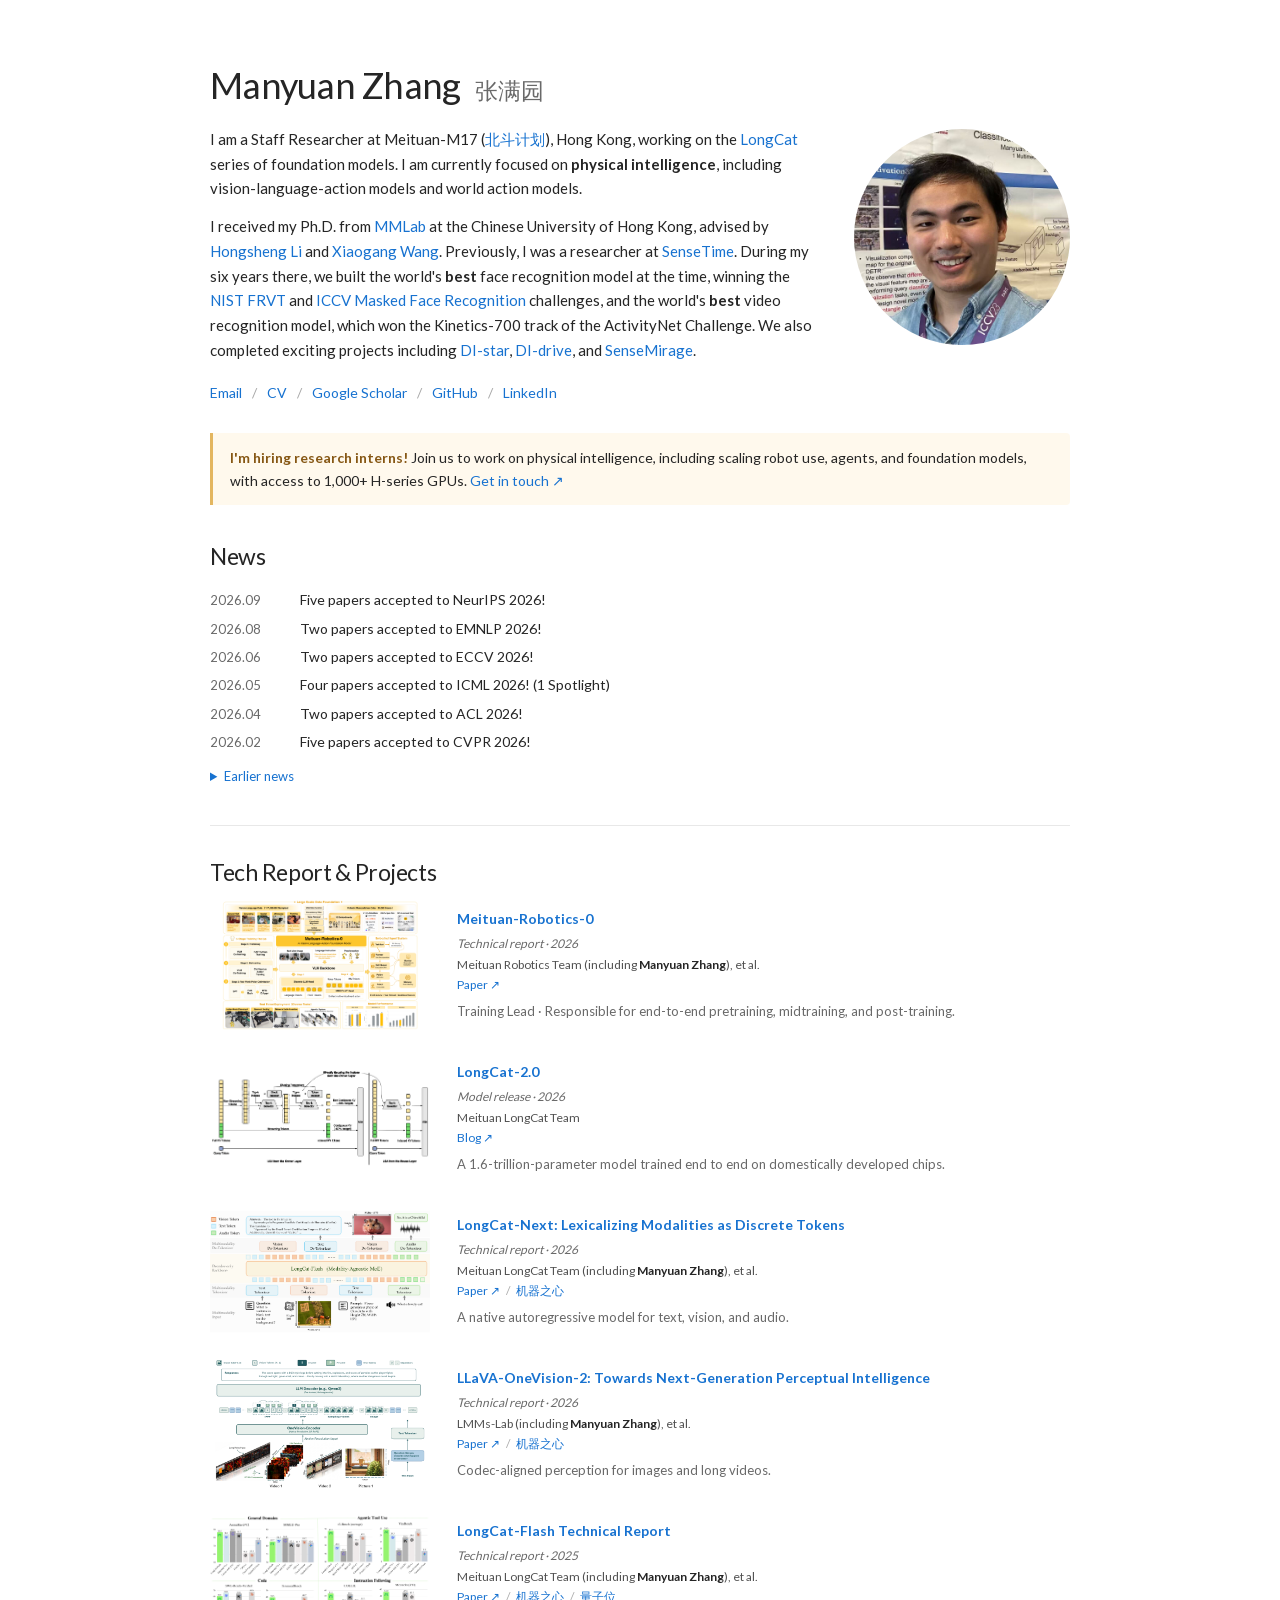
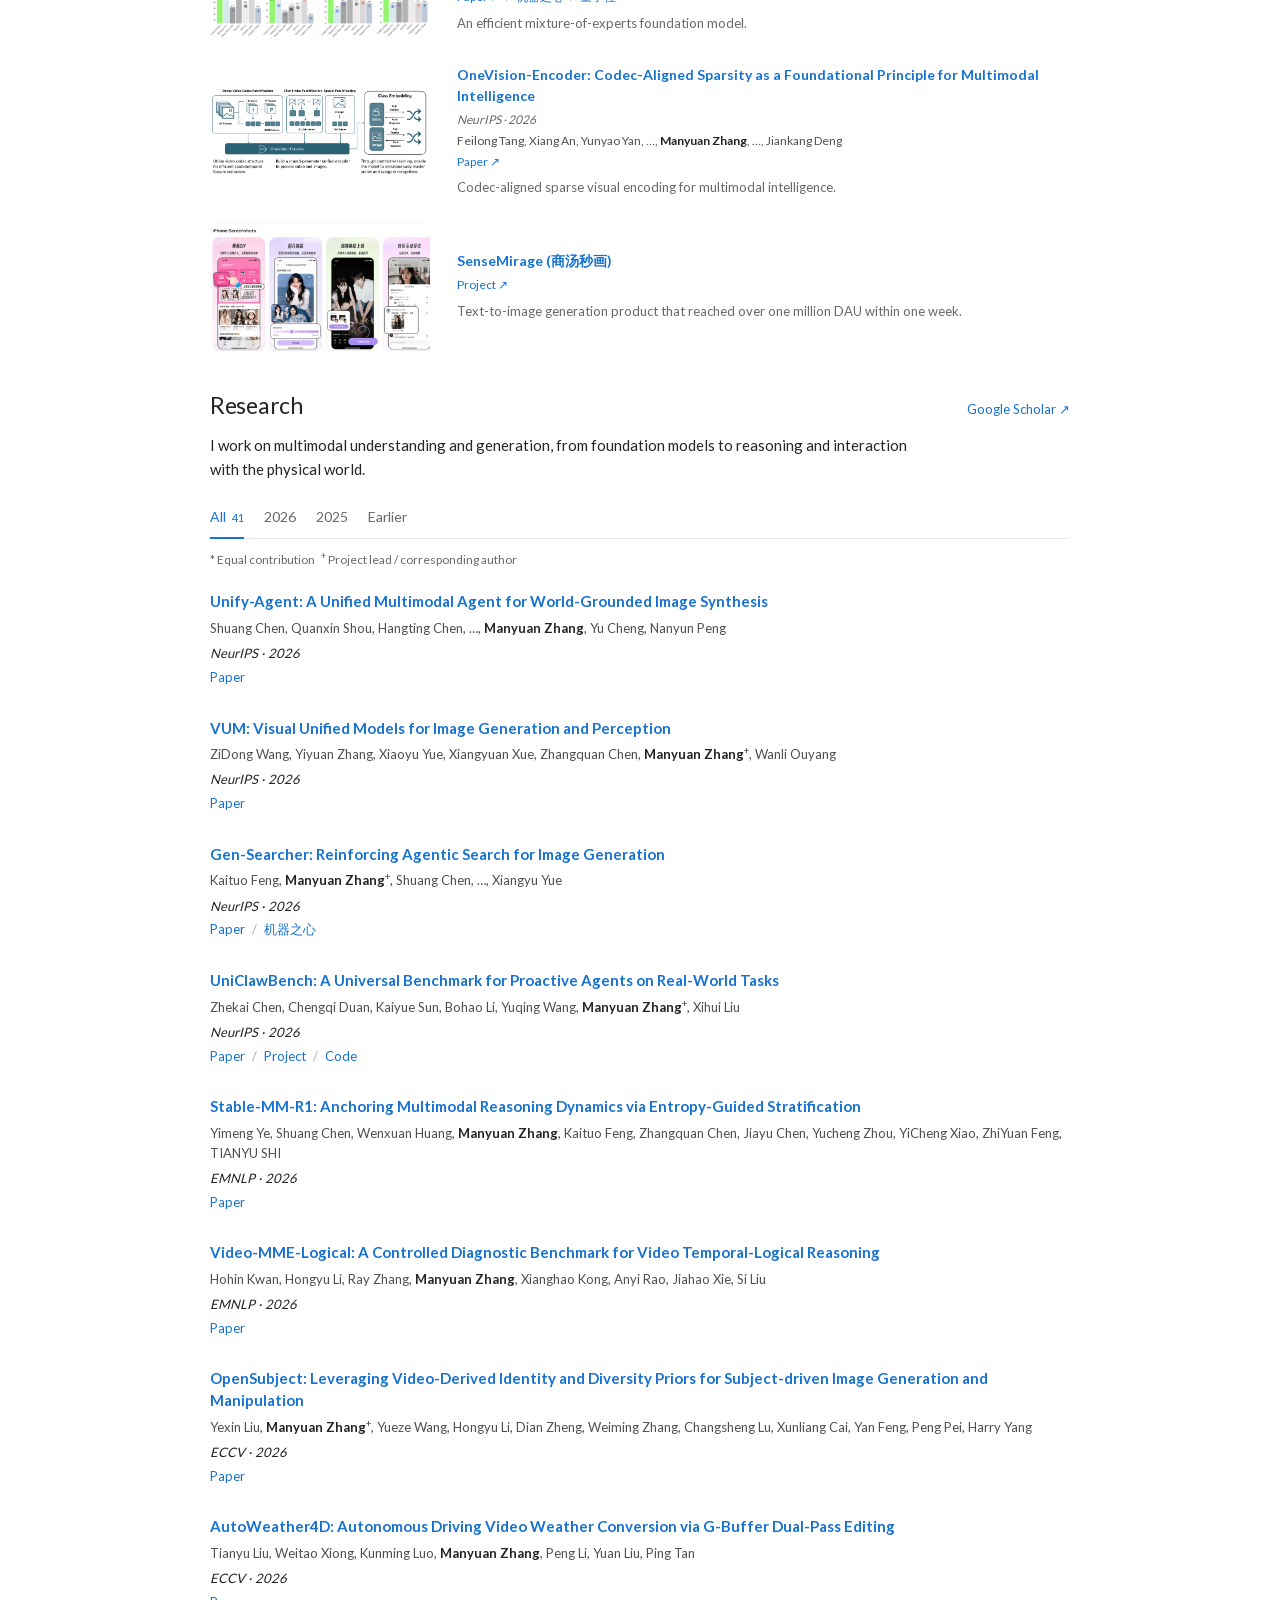
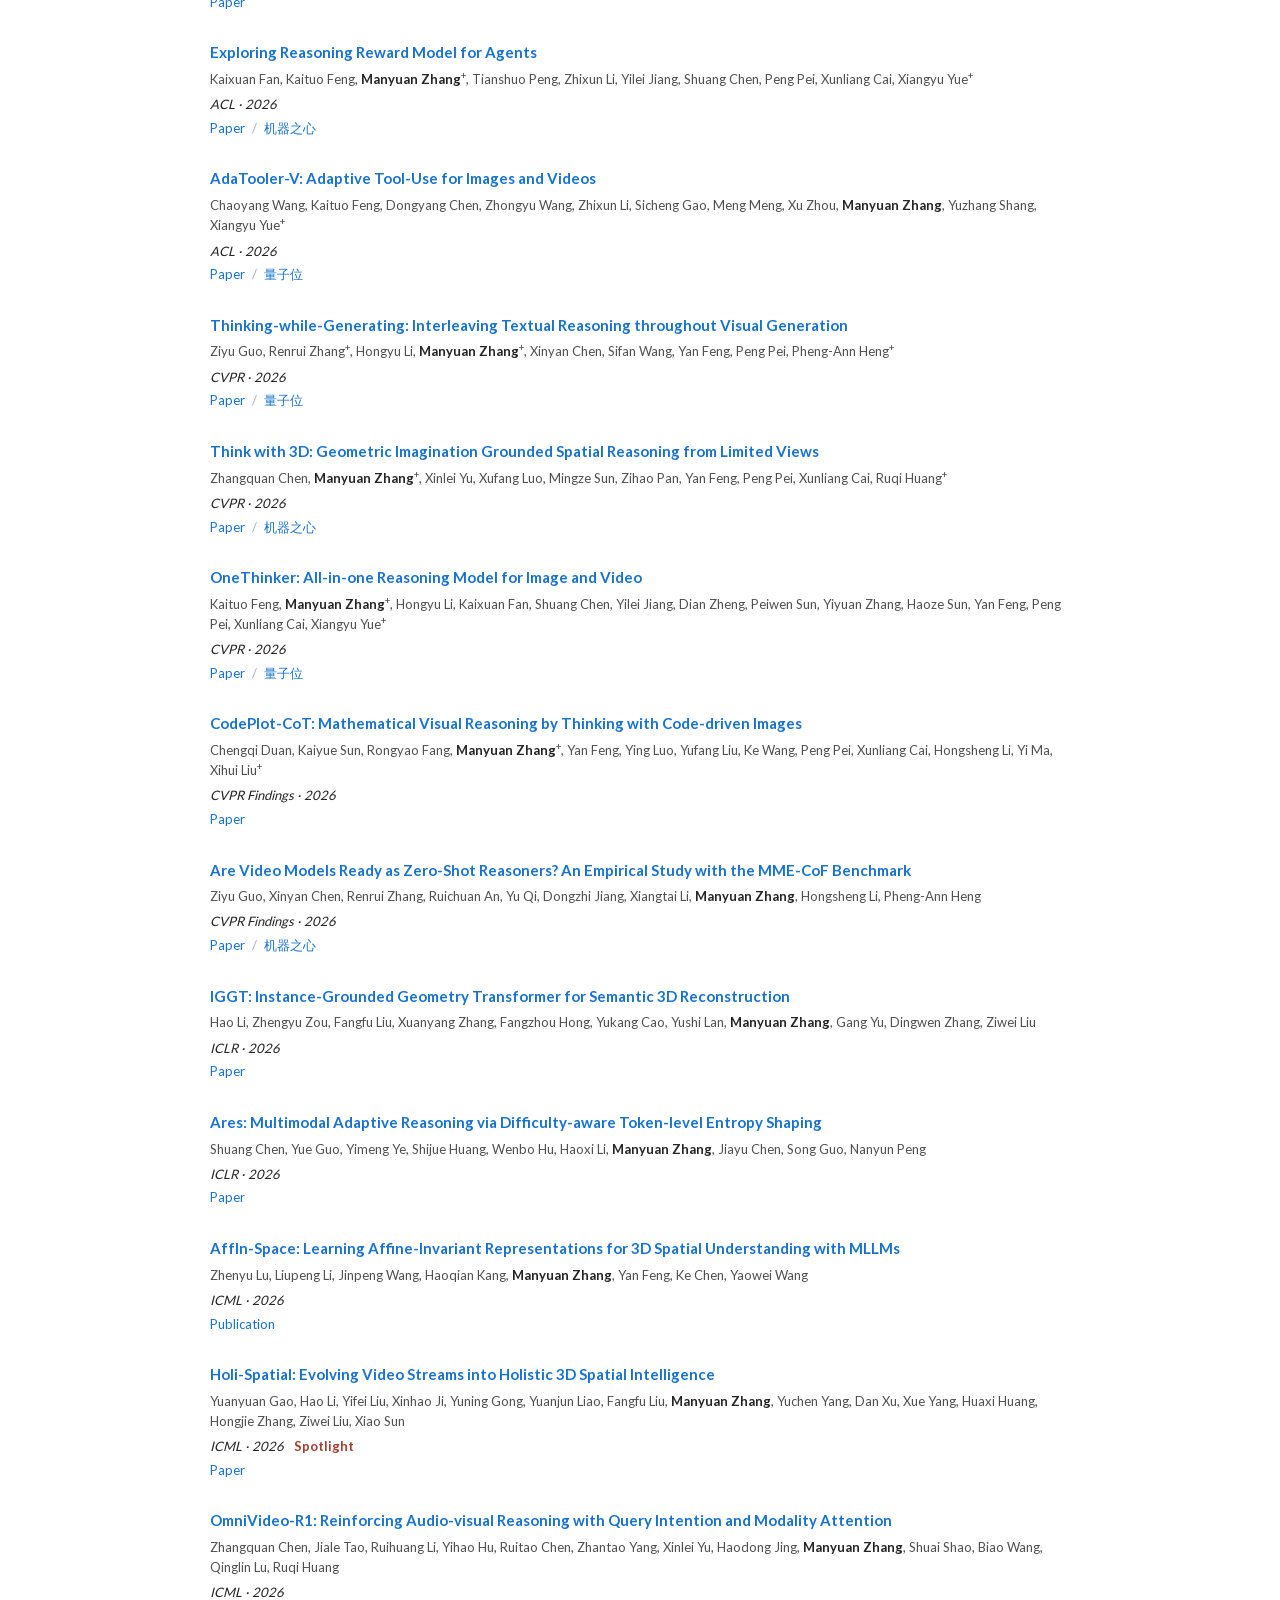
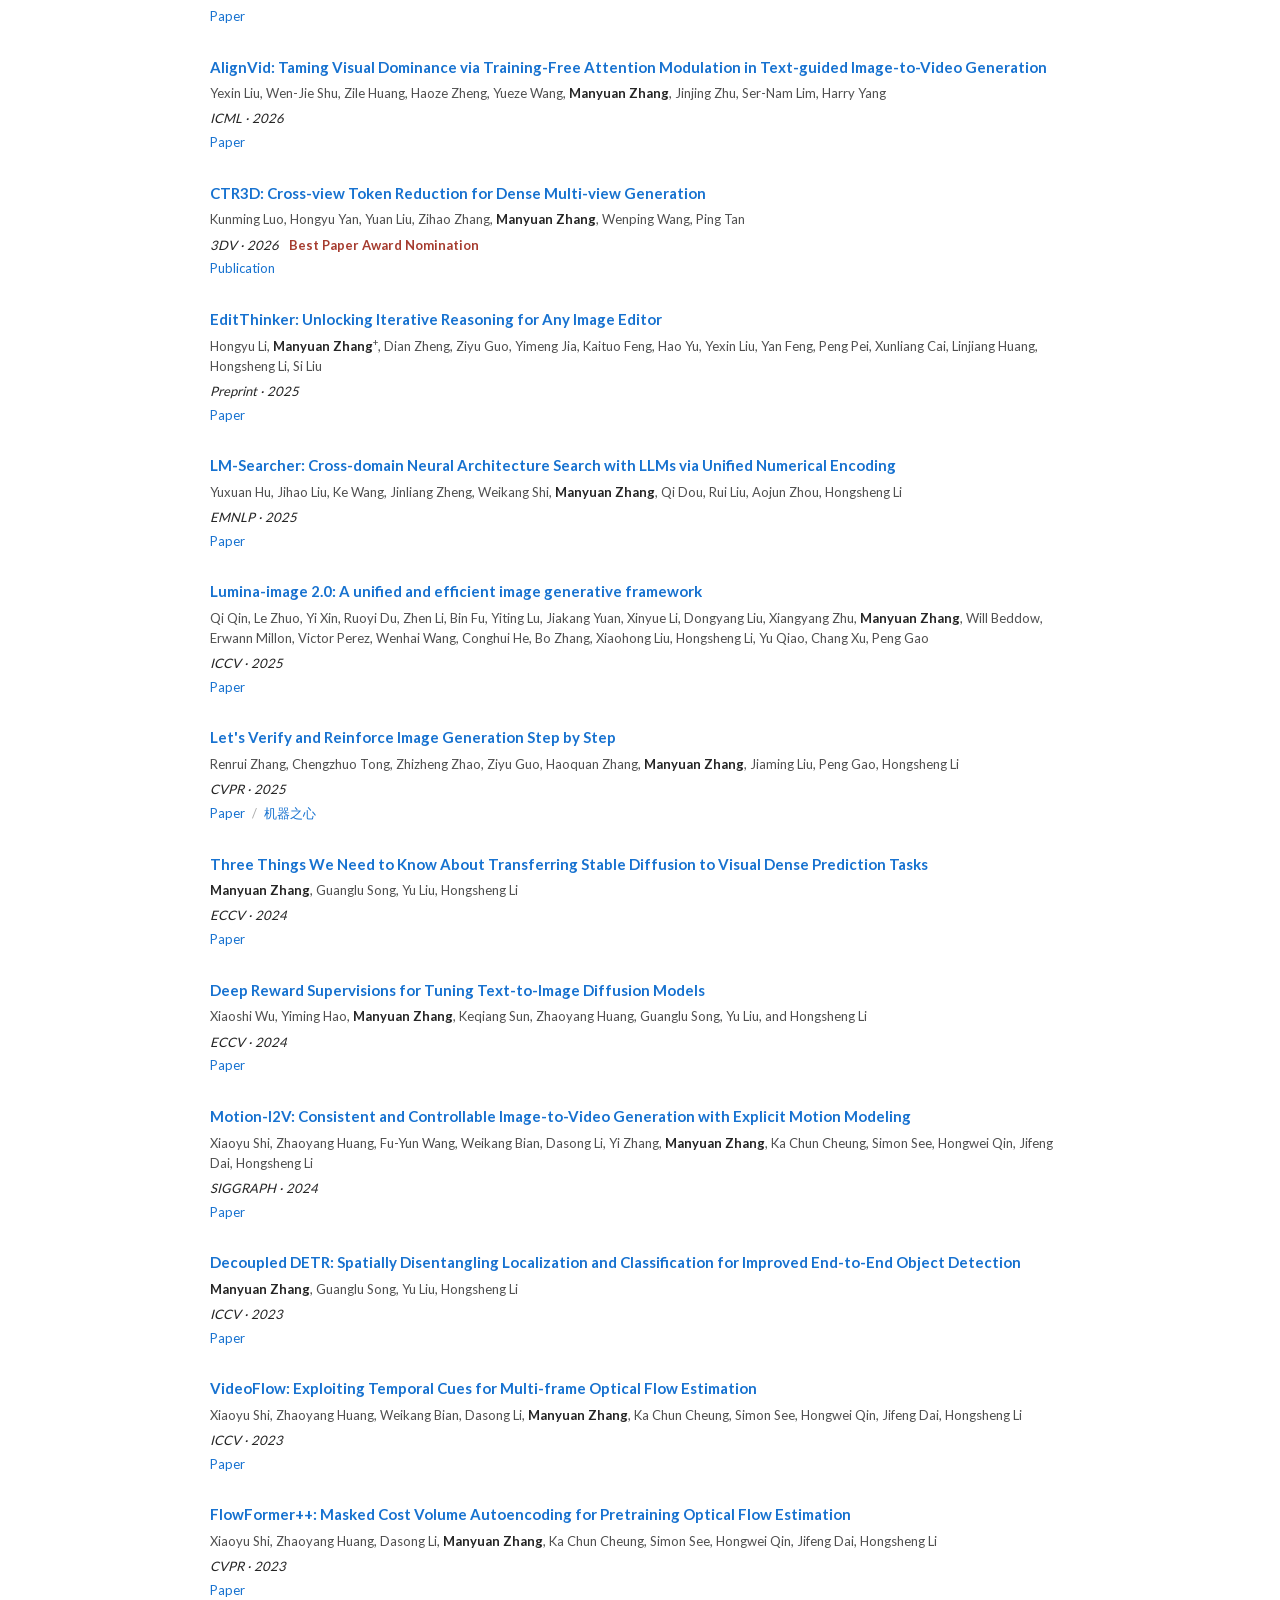
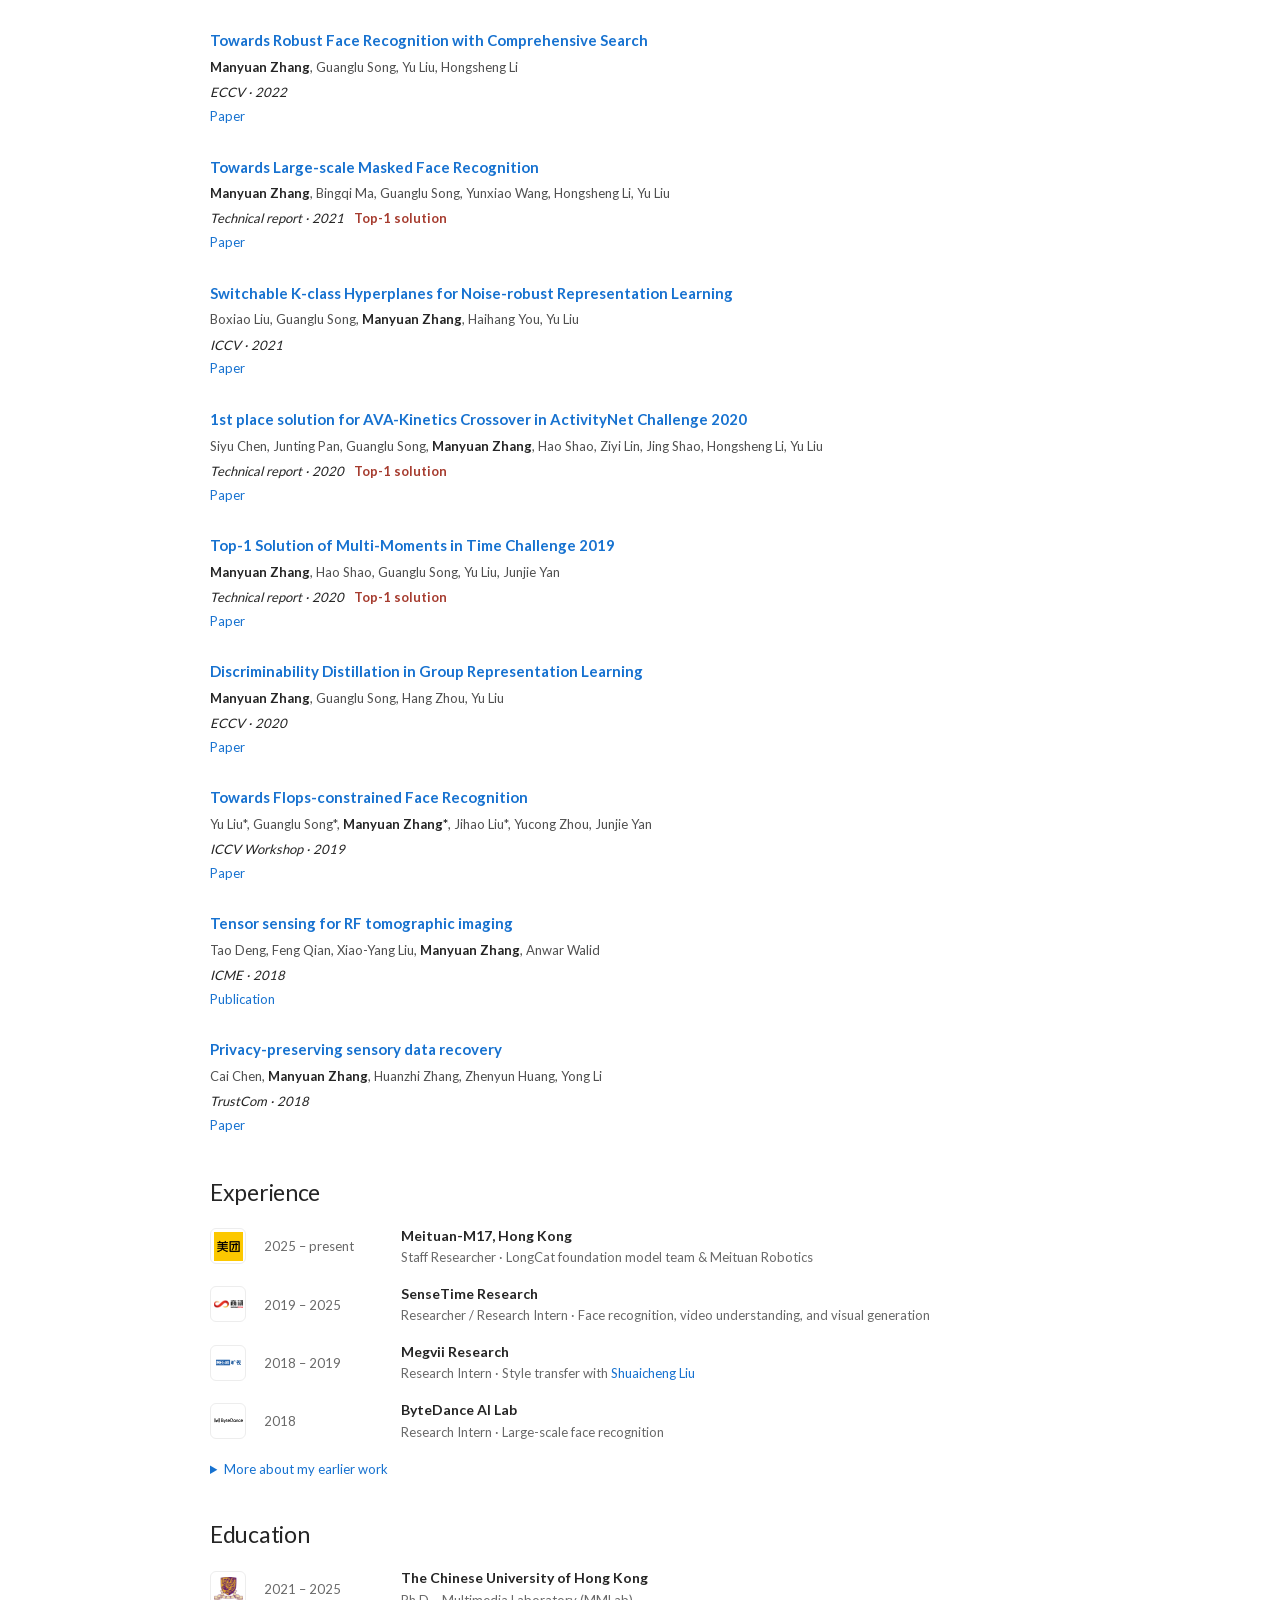
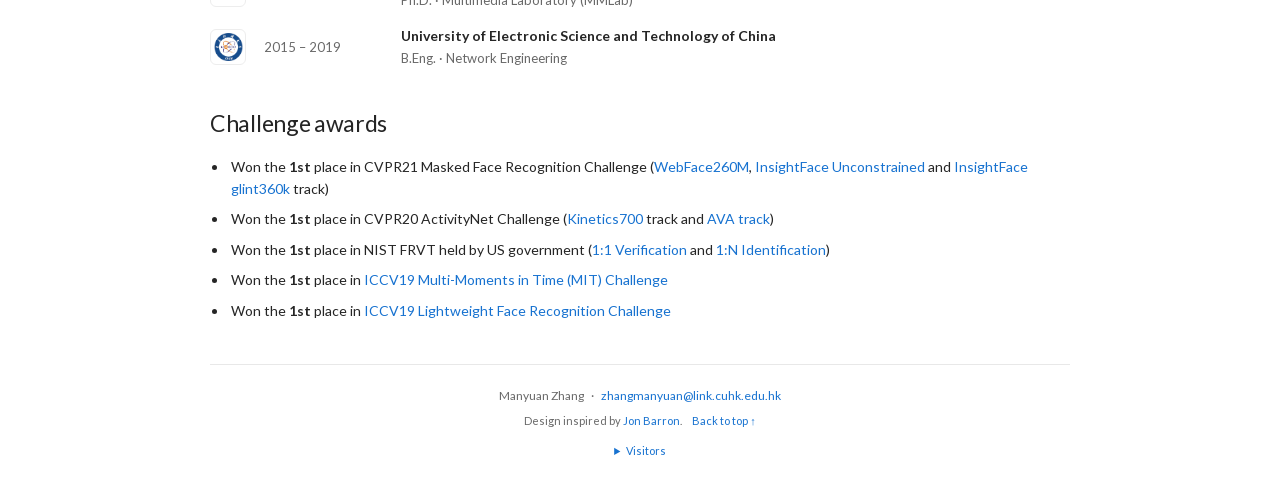
<file: index.html>
<!DOCTYPE html>
<!-- Generated by build.py from template.html and content.json. -->
<html lang="en">
<head>
  <meta charset="utf-8">
  <meta name="viewport" content="width=device-width, initial-scale=1">
  <meta name="description" content="Manyuan Zhang — Staff Researcher at Meituan-M17, Hong Kong. Research in native multimodal models, visual generation, and physical intelligence.">
  <meta name="theme-color" content="#ffffff">
  <meta property="og:title" content="Manyuan Zhang">
  <meta property="og:description" content="Native multimodality, visual generation, and physical intelligence. Staff Researcher at Meituan-M17, Hong Kong.">
  <meta property="og:type" content="website">
  <meta property="og:url" content="https://manyuan97.github.io/">
  <meta property="og:image" content="https://manyuan97.github.io/bioo.jpg">
  <link rel="canonical" href="https://manyuan97.github.io/">
  <link rel="icon" href="assets/favicon.svg" type="image/svg+xml">
  <link rel="stylesheet" href="style.css">
  <script src="script.js" defer></script>
  <title>Manyuan Zhang</title>
</head>
<body>
  <a class="skip-link" href="#research">Skip to research</a>
  <main class="page" id="top">
    <header class="profile" aria-labelledby="name">
      <div class="profile-copy">
        <h1 id="name">Manyuan Zhang <span class="name-cn">张满园</span></h1>
        <p>I am a Staff Researcher at Meituan-M17 (<a href="https://zhaopin.meituan.com/web/beidouprogram">北斗计划</a>), Hong Kong, working on the <a href="https://longcat.ai/">LongCat</a> series of foundation models. I am currently focused on <strong>physical intelligence</strong>, including vision-language-action models and world action models.</p>
        <p>I received my Ph.D. from <a href="https://mmlab.ie.cuhk.edu.hk/">MMLab</a> at the Chinese University of Hong Kong, advised by <a href="https://www.ee.cuhk.edu.hk/~hsli/">Hongsheng Li</a> and <a href="https://www.ee.cuhk.edu.hk/~xgwang/">Xiaogang Wang</a>. Previously, I was a researcher at <a href="https://www.sensetime.com/">SenseTime</a>. During my six years there, we built the world's <strong>best</strong> face recognition model at the time, winning the <a href="https://pages.nist.gov/frvt/reportcards/11/sensetime_005.html">NIST FRVT</a> and <a href="https://ibug.doc.ic.ac.uk/resources/masked-face-recognition-challenge-workshop-iccv-21/">ICCV Masked Face Recognition</a> challenges, and the world's <strong>best</strong> video recognition model, which won the Kinetics-700 track of the ActivityNet Challenge. We also completed exciting projects including <a href="https://github.com/opendilab/DI-star">DI-star</a>, <a href="https://github.com/opendilab/DI-drive">DI-drive</a>, and <a href="https://miaohua.sensetime.com/">SenseMirage</a>.</p>
        <nav class="profile-links" aria-label="Contact and profiles">
          <a href="mailto:zhangmanyuan@link.cuhk.edu.hk">Email</a><span aria-hidden="true">/</span>
          <a href="cv.pdf">CV</a><span aria-hidden="true">/</span>
          <a href="https://scholar.google.com/citations?hl=en&amp;user=ZYmcm0EAAAAJ">Google Scholar</a><span aria-hidden="true">/</span>
          <a href="https://github.com/manyuan97">GitHub</a><span aria-hidden="true">/</span>
          <a href="https://www.linkedin.com/in/manyuan-zhang-32997814b/">LinkedIn</a>
        </nav>
      </div>
      <a class="portrait-link" href="bioo.jpg" aria-label="View Manyuan Zhang's portrait">
        <img class="portrait" src="bioo.jpg" alt="Manyuan Zhang" width="216" height="216" fetchpriority="high">
      </a>
    </header>

    <aside class="hiring" aria-label="Internship opportunities">
      <p><strong>I'm hiring research interns!</strong> Join us to work on physical intelligence, including scaling robot use, agents, and foundation models, with access to 1,000+ H-series GPUs. <a href="mailto:zhangmanyuan@link.cuhk.edu.hk">Get in touch <span aria-hidden="true">↗</span></a></p>
    </aside>

    <section class="news-section" aria-labelledby="news-heading">
      <h2 id="news-heading">News</h2>
      <ul class="news-list">
        <li><time datetime="2026-09">2026.09</time><span>Five papers accepted to NeurIPS 2026!</span></li>
<li><time datetime="2026-08">2026.08</time><span>Two papers accepted to EMNLP 2026!</span></li>
<li><time datetime="2026-06">2026.06</time><span>Two papers accepted to ECCV 2026!</span></li>
<li><time datetime="2026-05">2026.05</time><span>Four papers accepted to ICML 2026! (1 Spotlight)</span></li>
<li><time datetime="2026-04">2026.04</time><span>Two papers accepted to ACL 2026!</span></li>
<li><time datetime="2026-02">2026.02</time><span>Five papers accepted to CVPR 2026!</span></li>
      </ul>
      <details class="older-news">
        <summary>Earlier news</summary>
        <ul class="news-list"><li><time datetime="2026-02">2026.02</time><span>One paper accepted to 3DV 2026 with Best Paper Award Nomination!</span></li>
<li><time datetime="2026-01">2026.01</time><span>Two papers accepted to ICLR 2026.</span></li>
<li><time datetime="2025-08">2025.08</time><span>One paper accepted to EMNLP 2025.</span></li>
<li><time datetime="2025-06">2025.06</time><span>One paper accepted to ICCV 2025.</span></li>
<li><time datetime="2025-05">2025.05</time><span>I successfully defended my PhD thesis and officially became Dr. Zhang!</span></li>
<li><time datetime="2025-03">2025.03</time><span>One paper accepted to CVPR 2025.</span></li>
<li><time datetime="2024-07">2024.07</time><span>Two papers accepted to ECCV2024.</span></li>
<li><time datetime="2024-03">2024.03</time><span>One paper accepted to SIGGRAPH2024.</span></li>
<li><time datetime="2023-07">2023.07</time><span>Two paper accepted to ICCV2023.</span></li>
<li><time datetime="2023-07">2023.07</time><span>I pass the PhD candidate test.</span></li>
<li><time datetime="2023-05">2023.05</time><span>I am invited to be a reviewer for NIPS2023 and ICLR2023.</span></li>
<li><time datetime="2023-02">2023.02</time><span>One paper accepted to CVPR 2023.</span></li>
<li><time datetime="2022-12">2022.12</time><span>I am invited to be a reviewer for CVPR2023 and ICCV2023.</span></li>
<li><time datetime="2022-07">2022.07</time><span>One paper accepted to ECCV 2022.</span></li>
<li><time datetime="2022-04">2022.04</time><span>I am invited to be a reviewer for ECCV2022 and NIPS2022.</span></li>
<li><time datetime="2022-04">2022.04</time><span>I am invited to ’智东西’ to give a talk about imitation learning in automatic driving.</span></li>
<li><time datetime="2021-10">2021.10</time><span>We win three championships of <a href="https://ibug.doc.ic.ac.uk/resources/masked-face-recognition-challenge-workshop-iccv-21/">ICCV 2021 Masked Face Recognition Challenge</a> on <a href="http://iccv21-mfr.com/">glink360k</a> track, <a href="http://iccv21-mfr.com/">unconstrained</a> track and <a href="https://competitions.codalab.org/competitions/32478">Webface260M</a> track. Code and solutions will be released very soon.</span></li>
<li><time datetime="2021-07">2021.07</time><span>We release <a href="https://github.com/opendilab/DI-drive/">DI-drive</a>, the decision intelligence platform for autonomous driving simulation. I am responsible for the imitation learning part.</span></li>
<li><time datetime="2021-07">2021.07</time><span>One paper accepted to ICCV 2021.</span></li>
<li><time datetime="2021-05">2021.05</time><span>We win the championship of <a href="https://pages.nist.gov/frvt/reportcards/11/sensetime_005.html">NIST FRVT 1:1</a>.</span></li>
<li><time datetime="2020-12">2020.12</time><span>We win the championship of <a href="https://pages.nist.gov/frvt/reportcards/1N/sensetime_005.pdf">NIST FRVT 1:N</a>.</span></li>
<li><time datetime="2020-06">2020.06</time><span>We win 2 championships of <a href="http://activity-net.org/">ActivityNet</a> on the <a href="http://activity-net.org/challenges/2020/tasks/guest_ava.html/">Spatio-temporal Action Localization (AVA)</a> track and the <a href="http://activity-net.org/challenges/2020/tasks/guest_kinetics.html/">Trimmed Activity Recognition (Kinetics 700)</a> track.</span></li>
<li><time datetime="2020-06">2020.06</time><span>One paper accepted to ECCV 2020.</span></li>
<li><time datetime="2020-04">2020.04</time><span>We release the <a href="https://github.com/Sense-X/X-Temporal/">X-Temporal</a> for easily implement SOTA video understanding methods with PyTorch on multiple machines and GPUs.</span></li>
<li><time datetime="2019-10">2019.10</time><span>One paper accepted to ICCV 2019 LFR workshop.</span></li>
<li><time datetime="2019-10">2019.10</time><span>We win the championship of <a href="http://moments.csail.mit.edu/challenge_iccv_2019.html">ICCV19 Multi-Moments in Time (MIT) Challenge</a>.</span></li>
<li><time datetime="2019-10">2019.10</time><span>We win the championship of <a href="https://ibug.doc.ic.ac.uk/resources/lightweight-face-recognition-challenge-workshop/">ICCV19 Lightweight Face Recognition Challenge</a>.</span></li></ul>
      </details>
    </section>

    <section class="tech-section" aria-labelledby="tech-heading">
      <div class="section-heading">
        <h2 id="tech-heading">Tech Report &amp; Projects</h2>
      </div>
      <div class="tech-grid">
        <article class="tech-card">
      <a class="tech-figure" href="https://arxiv.org/abs/2611.08577" tabindex="-1" aria-hidden="true"><img src="assets/papers/meituan-robotics-0.png" alt="" loading="lazy" decoding="async" width="220" height="130"></a>
      <div>
        <h3><a href="https://arxiv.org/abs/2611.08577">Meituan-Robotics-0</a></h3>
        <p class="tech-meta" title="">Technical report · 2026</p>
        <p class="authors">Meituan Robotics Team (including <strong>Manyuan Zhang</strong>), et al.</p>
        <p class="paper-links"><a href="https://arxiv.org/abs/2611.08577">Paper ↗</a></p>
        <p class="paper-summary">Training Lead · Responsible for end-to-end pretraining, midtraining, and post-training.</p>
      </div>
    </article>
<article class="tech-card">
      <a class="tech-figure" href="https://longcat.chat/blog/longcat-2.0/" tabindex="-1" aria-hidden="true"><img src="assets/papers/longcat-2.png" alt="" loading="lazy" decoding="async" width="220" height="130"></a>
      <div>
        <h3><a href="https://longcat.chat/blog/longcat-2.0/">LongCat-2.0</a></h3>
        <p class="tech-meta" title="">Model release · 2026</p>
        <p class="authors">Meituan LongCat Team</p>
        <p class="paper-links"><a href="https://longcat.chat/blog/longcat-2.0/">Blog ↗</a></p>
        <p class="paper-summary">A 1.6-trillion-parameter model trained end to end on domestically developed chips.</p>
      </div>
    </article>
<article class="tech-card">
      <a class="tech-figure" href="https://arxiv.org/abs/2603.27538" tabindex="-1" aria-hidden="true"><img src="assets/papers/longcat-next.png" alt="" loading="lazy" decoding="async" width="220" height="130"></a>
      <div>
        <h3><a href="https://arxiv.org/abs/2603.27538">LongCat-Next: Lexicalizing Modalities as Discrete Tokens</a></h3>
        <p class="tech-meta" title="">Technical report · 2026</p>
        <p class="authors">Meituan LongCat Team (including <strong>Manyuan Zhang</strong>), et al.</p>
        <p class="paper-links"><a href="https://arxiv.org/abs/2603.27538">Paper ↗</a><span aria-hidden="true"> / </span><a href="https://mp.weixin.qq.com/s/IzzNLPI9L2tSRvOXniOJ2Q">机器之心</a></p>
        <p class="paper-summary">A native autoregressive model for text, vision, and audio.</p>
      </div>
    </article>
<article class="tech-card">
      <a class="tech-figure" href="https://arxiv.org/abs/2605.25979" tabindex="-1" aria-hidden="true"><img src="assets/papers/onevision2.png" alt="" loading="lazy" decoding="async" width="220" height="130"></a>
      <div>
        <h3><a href="https://arxiv.org/abs/2605.25979">LLaVA-OneVision-2: Towards Next-Generation Perceptual Intelligence</a></h3>
        <p class="tech-meta" title="">Technical report · 2026</p>
        <p class="authors">LMMs-Lab (including <strong>Manyuan Zhang</strong>), et al.</p>
        <p class="paper-links"><a href="https://arxiv.org/abs/2605.25979">Paper ↗</a><span aria-hidden="true"> / </span><a href="https://mp.weixin.qq.com/s/dechFptcXCvF30mfmC3dWA">机器之心</a></p>
        <p class="paper-summary">Codec-aligned perception for images and long videos.</p>
      </div>
    </article>
<article class="tech-card">
      <a class="tech-figure" href="https://arxiv.org/abs/2509.01322" tabindex="-1" aria-hidden="true"><img src="assets/papers/longcat-flash.png" alt="" loading="lazy" decoding="async" width="220" height="130"></a>
      <div>
        <h3><a href="https://arxiv.org/abs/2509.01322">LongCat-Flash Technical Report</a></h3>
        <p class="tech-meta" title="">Technical report · 2025</p>
        <p class="authors">Meituan LongCat Team (including <strong>Manyuan Zhang</strong>), et al.</p>
        <p class="paper-links"><a href="https://arxiv.org/abs/2509.01322">Paper ↗</a><span aria-hidden="true"> / </span><a href="https://mp.weixin.qq.com/s/InDGGdUmXs6H5KzpXhzyBg">机器之心</a><span aria-hidden="true"> / </span><a href="https://mp.weixin.qq.com/s/myqiJWSctD8QAt4BEWQdaA">量子位</a></p>
        <p class="paper-summary">An efficient mixture-of-experts foundation model.</p>
      </div>
    </article>
<article class="tech-card">
      <a class="tech-figure" href="https://arxiv.org/abs/2602.08683" tabindex="-1" aria-hidden="true"><img src="assets/papers/onevision-encoder.png" alt="" loading="lazy" decoding="async" width="220" height="130"></a>
      <div>
        <h3><a href="https://arxiv.org/abs/2602.08683">OneVision-Encoder: Codec-Aligned Sparsity as a Foundational Principle for Multimodal Intelligence</a></h3>
        <p class="tech-meta" title="2026 Conference on Neural Information Processing Systems (NeurIPS)">NeurIPS · 2026</p>
        <p class="authors">Feilong Tang, Xiang An, Yunyao Yan, …, <strong>Manyuan Zhang</strong>, …, Jiankang Deng</p>
        <p class="paper-links"><a href="https://arxiv.org/abs/2602.08683">Paper ↗</a></p>
        <p class="paper-summary">Codec-aligned sparse visual encoding for multimodal intelligence.</p>
      </div>
    </article>
        <article class="tech-card project-card">
      <a class="tech-figure" href="https://miaohua.sensetime.com/" tabindex="-1" aria-hidden="true"><img src="assets/papers/sensemirage-app.jpg" alt="" loading="lazy" decoding="async" width="220" height="130"></a>
      <div>
        <h3><a href="https://miaohua.sensetime.com/">SenseMirage (商汤秒画)</a></h3>
        <p class="paper-links"><a href="https://miaohua.sensetime.com/">Project ↗</a></p>
        <p class="paper-summary">Text-to-image generation product that reached over one million DAU within one week.</p>
      </div>
    </article>
      </div>
    </section>


    <section id="research" aria-labelledby="research-heading">
      <div class="section-heading">
        <h2 id="research-heading">Research</h2>
        <a class="scholar-link" href="https://scholar.google.com/citations?hl=en&amp;user=ZYmcm0EAAAAJ">Google Scholar <span aria-hidden="true">↗</span></a>
      </div>
      <p class="research-intro">I work on multimodal understanding and generation, from foundation models to reasoning and interaction with the physical world.</p>
      <div class="research-toolbar">
        <div class="publication-filters" role="group" aria-label="Filter publications" hidden>
          <button type="button" data-filter="all" aria-pressed="true">All <span>41</span></button>
          <button type="button" data-filter="2026" aria-pressed="false">2026</button>
          <button type="button" data-filter="2025" aria-pressed="false">2025</button>
          <button type="button" data-filter="earlier" aria-pressed="false">Earlier</button>
        </div>
        <p class="author-note">* Equal contribution &nbsp; <sup>+</sup> Project lead / corresponding author</p>
      </div>
      <p class="sr-only" id="publication-status" role="status" aria-live="polite"></p>
      <div class="publication-list" id="publication-list">
        <article class="publication" id="unify-agent-a-unified-multimodal-agent-for-world-grounded-image-synthesis"
        data-year="2026" data-selected="false" data-selected-order="99">

      <div class="paper-content">
        <h3><a href="https://arxiv.org/abs/2603.29620">Unify-Agent: A Unified Multimodal Agent for World-Grounded Image Synthesis</a></h3>
        <p class="authors">Shuang Chen, Quanxin Shou, Hangting Chen, …, <strong>Manyuan Zhang</strong>, Yu Cheng, Nanyun Peng</p>
        <p class="venue"><span title="2026 Conference on Neural Information Processing Systems (NeurIPS)">NeurIPS · 2026</span></p>
        <p class="paper-links"><a href="https://arxiv.org/abs/2603.29620">Paper</a></p>

      </div>
    </article>
<article class="publication" id="vum-visual-unified-models-for-image-generation-and-perception"
        data-year="2026" data-selected="false" data-selected-order="99">

      <div class="paper-content">
        <h3><a href="https://openreview.net/pdf/debcce0540cc87b725188e3ca27741e31c685b15.pdf">VUM: Visual Unified Models for Image Generation and Perception</a></h3>
        <p class="authors">ZiDong Wang, Yiyuan Zhang, Xiaoyu Yue, Xiangyuan Xue, Zhangquan Chen, <strong>Manyuan Zhang</strong><sup>+</sup>, Wanli Ouyang</p>
        <p class="venue"><span title="2026 Conference on Neural Information Processing Systems (NeurIPS)">NeurIPS · 2026</span></p>
        <p class="paper-links"><a href="https://openreview.net/pdf/debcce0540cc87b725188e3ca27741e31c685b15.pdf">Paper</a></p>

      </div>
    </article>
<article class="publication has-figure" id="gen-searcher-reinforcing-agentic-search-for-image-generation"
        data-year="2026" data-selected="true" data-selected-order="4">
      <a class="paper-figure" href="https://arxiv.org/abs/2603.28767" tabindex="-1" aria-hidden="true"><img src="assets/papers/gen-searcher.png" alt="" loading="lazy" decoding="async" width="220" height="145"></a>
      <div class="paper-content">
        <h3><a href="https://arxiv.org/abs/2603.28767">Gen-Searcher: Reinforcing Agentic Search for Image Generation</a></h3>
        <p class="authors">Kaituo Feng, <strong>Manyuan Zhang</strong><sup>+</sup>, Shuang Chen, …, Xiangyu Yue</p>
        <p class="venue"><span title="2026 Conference on Neural Information Processing Systems (NeurIPS)">NeurIPS · 2026</span></p>
        <p class="paper-links"><a href="https://arxiv.org/abs/2603.28767">Paper</a><span aria-hidden="true"> / </span><a href="https://mp.weixin.qq.com/s/HhwnxNDMWbZEhq_7PGhVwQ">机器之心</a></p>
        <p class="paper-summary">Search-grounded image generation with agentic reasoning.</p>
      </div>
    </article>
<article class="publication" id="uniclawbench-a-universal-benchmark-for-proactive-agents-on-real-world-tasks"
        data-year="2026" data-selected="false" data-selected-order="99">

      <div class="paper-content">
        <h3><a href="https://arxiv.org/abs/2607.08768">UniClawBench: A Universal Benchmark for Proactive Agents on Real-World Tasks</a></h3>
        <p class="authors">Zhekai Chen, Chengqi Duan, Kaiyue Sun, Bohao Li, Yuqing Wang, <strong>Manyuan Zhang</strong><sup>+</sup>, Xihui Liu</p>
        <p class="venue"><span title="2026 Conference on Neural Information Processing Systems (NeurIPS)">NeurIPS · 2026</span></p>
        <p class="paper-links"><a href="https://arxiv.org/abs/2607.08768">Paper</a><span aria-hidden="true"> / </span><a href="https://uniclawbench.github.io/">Project</a><span aria-hidden="true"> / </span><a href="https://github.com/HKU-MMLab/UniClawBench">Code</a></p>

      </div>
    </article>
<article class="publication" id="stable-mm-r1-anchoring-multimodal-reasoning-dynamics-via-entropy-guided-stratification"
        data-year="2026" data-selected="false" data-selected-order="99">

      <div class="paper-content">
        <h3><a href="https://arxiv.org/html/2609.07148v1">Stable-MM-R1: Anchoring Multimodal Reasoning Dynamics via Entropy-Guided Stratification</a></h3>
        <p class="authors">Yimeng Ye, Shuang Chen, Wenxuan Huang, <strong>Manyuan Zhang</strong>, Kaituo Feng, Zhangquan Chen, Jiayu Chen, Yucheng Zhou, YiCheng Xiao, ZhiYuan Feng, TIANYU SHI</p>
        <p class="venue"><span title="2026 Conference on Empirical Methods in Natural Language Processing (EMNLP)">EMNLP · 2026</span></p>
        <p class="paper-links"><a href="https://arxiv.org/html/2609.07148v1">Paper</a></p>

      </div>
    </article>
<article class="publication" id="video-mme-logical-a-controlled-diagnostic-benchmark-for-video-temporal-logical-reasoning"
        data-year="2026" data-selected="false" data-selected-order="99">

      <div class="paper-content">
        <h3><a href="https://arxiv.org/abs/2606.27828">Video-MME-Logical: A Controlled Diagnostic Benchmark for Video Temporal-Logical Reasoning</a></h3>
        <p class="authors">Hohin Kwan, Hongyu Li, Ray Zhang, <strong>Manyuan Zhang</strong>, Xianghao Kong, Anyi Rao, Jiahao Xie, Si Liu</p>
        <p class="venue"><span title="2026 Conference on Empirical Methods in Natural Language Processing (EMNLP)">EMNLP · 2026</span></p>
        <p class="paper-links"><a href="https://arxiv.org/abs/2606.27828">Paper</a></p>

      </div>
    </article>
<article class="publication" id="opensubject-leveraging-video-derived-identity-and-diversity-priors-for-subject-driven-image-gen"
        data-year="2026" data-selected="false" data-selected-order="99">

      <div class="paper-content">
        <h3><a href="https://arxiv.org/abs/2512.08294">OpenSubject: Leveraging Video-Derived Identity and Diversity Priors for Subject-driven Image Generation and Manipulation</a></h3>
        <p class="authors">Yexin Liu, <strong>Manyuan Zhang</strong><sup>+</sup>, Yueze Wang, Hongyu Li, Dian Zheng, Weiming Zhang, Changsheng Lu, Xunliang Cai, Yan Feng, Peng Pei, Harry Yang</p>
        <p class="venue"><span title="2026 European Conference on Computer Vision (ECCV)">ECCV · 2026</span></p>
        <p class="paper-links"><a href="https://arxiv.org/abs/2512.08294">Paper</a></p>

      </div>
    </article>
<article class="publication" id="autoweather4d-autonomous-driving-video-weather-conversion-via-g-buffer-dual-pass-editing"
        data-year="2026" data-selected="false" data-selected-order="99">

      <div class="paper-content">
        <h3><a href="https://arxiv.org/abs/2603.26546">AutoWeather4D: Autonomous Driving Video Weather Conversion via G-Buffer Dual-Pass Editing</a></h3>
        <p class="authors">Tianyu Liu, Weitao Xiong, Kunming Luo, <strong>Manyuan Zhang</strong>, Peng Li, Yuan Liu, Ping Tan</p>
        <p class="venue"><span title="2026 European Conference on Computer Vision (ECCV)">ECCV · 2026</span></p>
        <p class="paper-links"><a href="https://arxiv.org/abs/2603.26546">Paper</a></p>

      </div>
    </article>
<article class="publication" id="exploring-reasoning-reward-model-for-agents"
        data-year="2026" data-selected="false" data-selected-order="99">

      <div class="paper-content">
        <h3><a href="https://arxiv.org/abs/2601.22154">Exploring Reasoning Reward Model for Agents</a></h3>
        <p class="authors">Kaixuan Fan, Kaituo Feng, <strong>Manyuan Zhang</strong><sup>+</sup>, Tianshuo Peng, Zhixun Li, Yilei Jiang, Shuang Chen, Peng Pei, Xunliang Cai, Xiangyu Yue<sup>+</sup></p>
        <p class="venue"><span title="2026 Annual Meeting of the Association for Computational Linguistics (ACL)">ACL · 2026</span></p>
        <p class="paper-links"><a href="https://arxiv.org/abs/2601.22154">Paper</a><span aria-hidden="true"> / </span><a href="https://mp.weixin.qq.com/s/h1Ffc1O-DboqfavR3ANiPg">机器之心</a></p>

      </div>
    </article>
<article class="publication" id="adatooler-v-adaptive-tool-use-for-images-and-videos"
        data-year="2026" data-selected="false" data-selected-order="99">

      <div class="paper-content">
        <h3><a href="https://arxiv.org/abs/2512.16918">AdaTooler-V: Adaptive Tool-Use for Images and Videos</a></h3>
        <p class="authors">Chaoyang Wang, Kaituo Feng, Dongyang Chen, Zhongyu Wang, Zhixun Li, Sicheng Gao, Meng Meng, Xu Zhou, <strong>Manyuan Zhang</strong>, Yuzhang Shang, Xiangyu Yue<sup>+</sup></p>
        <p class="venue"><span title="2026 Annual Meeting of the Association for Computational Linguistics (ACL)">ACL · 2026</span></p>
        <p class="paper-links"><a href="https://arxiv.org/abs/2512.16918">Paper</a><span aria-hidden="true"> / </span><a href="https://mp.weixin.qq.com/s/qi3q9juiS5GgJMhnFuxqWg">量子位</a></p>

      </div>
    </article>
<article class="publication" id="thinking-while-generating-interleaving-textual-reasoning-throughout-visual-generation"
        data-year="2026" data-selected="false" data-selected-order="99">

      <div class="paper-content">
        <h3><a href="https://arxiv.org/abs/2511.16671">Thinking-while-Generating: Interleaving Textual Reasoning throughout Visual Generation</a></h3>
        <p class="authors">Ziyu Guo, Renrui Zhang<sup>+</sup>, Hongyu Li, <strong>Manyuan Zhang</strong><sup>+</sup>, Xinyan Chen, Sifan Wang, Yan Feng, Peng Pei, Pheng-Ann Heng<sup>+</sup></p>
        <p class="venue"><span title="2026 IEEE/CVF Conference on Computer Vision and Pattern Recognition (CVPR)">CVPR · 2026</span></p>
        <p class="paper-links"><a href="https://arxiv.org/abs/2511.16671">Paper</a><span aria-hidden="true"> / </span><a href="https://mp.weixin.qq.com/s/Bvr-ixLNuIIismHLIkxNdw">量子位</a></p>

      </div>
    </article>
<article class="publication has-figure" id="think-with-3d-geometric-imagination-grounded-spatial-reasoning-from-limited-views"
        data-year="2026" data-selected="true" data-selected-order="5">
      <a class="paper-figure" href="https://arxiv.org/abs/2510.18632" tabindex="-1" aria-hidden="true"><img src="assets/papers/think3d.png" alt="" loading="lazy" decoding="async" width="220" height="145"></a>
      <div class="paper-content">
        <h3><a href="https://arxiv.org/abs/2510.18632">Think with 3D: Geometric Imagination Grounded Spatial Reasoning from Limited Views</a></h3>
        <p class="authors">Zhangquan Chen, <strong>Manyuan Zhang</strong><sup>+</sup>, Xinlei Yu, Xufang Luo, Mingze Sun, Zihao Pan, Yan Feng, Peng Pei, Xunliang Cai, Ruqi Huang<sup>+</sup></p>
        <p class="venue"><span title="2026 IEEE/CVF Conference on Computer Vision and Pattern Recognition (CVPR)">CVPR · 2026</span></p>
        <p class="paper-links"><a href="https://arxiv.org/abs/2510.18632">Paper</a><span aria-hidden="true"> / </span><a href="https://mp.weixin.qq.com/s/wMJ2KGBnEbDze0hoS4hCaQ">机器之心</a></p>
        <p class="paper-summary">Grounding spatial reasoning in 3D geometric imagination.</p>
      </div>
    </article>
<article class="publication has-figure" id="onethinker-all-in-one-reasoning-model-for-image-and-video"
        data-year="2026" data-selected="true" data-selected-order="6">
      <a class="paper-figure" href="https://arxiv.org/abs/2512.03043" tabindex="-1" aria-hidden="true"><img src="assets/papers/onethinker.png" alt="" loading="lazy" decoding="async" width="220" height="145"></a>
      <div class="paper-content">
        <h3><a href="https://arxiv.org/abs/2512.03043">OneThinker: All-in-one Reasoning Model for Image and Video</a></h3>
        <p class="authors">Kaituo Feng, <strong>Manyuan Zhang</strong><sup>+</sup>, Hongyu Li, Kaixuan Fan, Shuang Chen, Yilei Jiang, Dian Zheng, Peiwen Sun, Yiyuan Zhang, Haoze Sun, Yan Feng, Peng Pei, Xunliang Cai, Xiangyu Yue<sup>+</sup></p>
        <p class="venue"><span title="2026 IEEE/CVF Conference on Computer Vision and Pattern Recognition (CVPR)">CVPR · 2026</span></p>
        <p class="paper-links"><a href="https://arxiv.org/abs/2512.03043">Paper</a><span aria-hidden="true"> / </span><a href="https://mp.weixin.qq.com/s/8_k-Clf9JK9RRpQQbZ6pcQ">量子位</a></p>
        <p class="paper-summary">Unified reasoning across image and video understanding.</p>
      </div>
    </article>
<article class="publication" id="codeplot-cot-mathematical-visual-reasoning-by-thinking-with-code-driven-images"
        data-year="2026" data-selected="false" data-selected-order="99">

      <div class="paper-content">
        <h3><a href="https://arxiv.org/abs/2510.11718">CodePlot-CoT: Mathematical Visual Reasoning by Thinking with Code-driven Images</a></h3>
        <p class="authors">Chengqi Duan, Kaiyue Sun, Rongyao Fang, <strong>Manyuan Zhang</strong><sup>+</sup>, Yan Feng, Ying Luo, Yufang Liu, Ke Wang, Peng Pei, Xunliang Cai, Hongsheng Li, Yi Ma, Xihui Liu<sup>+</sup></p>
        <p class="venue"><span title="2026 IEEE/CVF Conference on Computer Vision and Pattern Recognition (CVPR Findings)">CVPR Findings · 2026</span></p>
        <p class="paper-links"><a href="https://arxiv.org/abs/2510.11718">Paper</a></p>

      </div>
    </article>
<article class="publication" id="are-video-models-ready-as-zero-shot-reasoners-an-empirical-study-with-the-mme-cof-benchmark"
        data-year="2026" data-selected="false" data-selected-order="99">

      <div class="paper-content">
        <h3><a href="https://arxiv.org/abs/2510.26802">Are Video Models Ready as Zero-Shot Reasoners? An Empirical Study with the MME-CoF Benchmark</a></h3>
        <p class="authors">Ziyu Guo, Xinyan Chen, Renrui Zhang, Ruichuan An, Yu Qi, Dongzhi Jiang, Xiangtai Li, <strong>Manyuan Zhang</strong>, Hongsheng Li, Pheng-Ann Heng</p>
        <p class="venue"><span title="2026 IEEE/CVF Conference on Computer Vision and Pattern Recognition (CVPR Findings)">CVPR Findings · 2026</span></p>
        <p class="paper-links"><a href="https://arxiv.org/abs/2510.26802">Paper</a><span aria-hidden="true"> / </span><a href="https://mp.weixin.qq.com/s/iRwvuHboZMbVHZRUbX0low">机器之心</a></p>

      </div>
    </article>
<article class="publication" id="iggt-instance-grounded-geometry-transformer-for-semantic-3d-reconstruction"
        data-year="2026" data-selected="false" data-selected-order="99">

      <div class="paper-content">
        <h3><a href="https://arxiv.org/abs/2510.22706">IGGT: Instance-Grounded Geometry Transformer for Semantic 3D Reconstruction</a></h3>
        <p class="authors">Hao Li, Zhengyu Zou, Fangfu Liu, Xuanyang Zhang, Fangzhou Hong, Yukang Cao, Yushi Lan, <strong>Manyuan Zhang</strong>, Gang Yu, Dingwen Zhang, Ziwei Liu</p>
        <p class="venue"><span title="2026 International Conference on Learning Representations (ICLR)">ICLR · 2026</span></p>
        <p class="paper-links"><a href="https://arxiv.org/abs/2510.22706">Paper</a></p>

      </div>
    </article>
<article class="publication" id="ares-multimodal-adaptive-reasoning-via-difficulty-aware-token-level-entropy-shaping"
        data-year="2026" data-selected="false" data-selected-order="99">

      <div class="paper-content">
        <h3><a href="https://arxiv.org/abs/2510.08457">Ares: Multimodal Adaptive Reasoning via Difficulty-aware Token-level Entropy Shaping</a></h3>
        <p class="authors">Shuang Chen, Yue Guo, Yimeng Ye, Shijue Huang, Wenbo Hu, Haoxi Li, <strong>Manyuan Zhang</strong>, Jiayu Chen, Song Guo, Nanyun Peng</p>
        <p class="venue"><span title="2026 International Conference on Learning Representations (ICLR)">ICLR · 2026</span></p>
        <p class="paper-links"><a href="https://arxiv.org/abs/2510.08457">Paper</a></p>

      </div>
    </article>
<article class="publication" id="affin-space-learning-affine-invariant-representations-for-3d-spatial-understanding-with-mllms"
        data-year="2026" data-selected="false" data-selected-order="99">

      <div class="paper-content">
        <h3><a href="https://icml.cc/virtual/2026/poster/63168">AffIn-Space: Learning Affine-Invariant Representations for 3D Spatial Understanding with MLLMs</a></h3>
        <p class="authors">Zhenyu Lu, Liupeng Li, Jinpeng Wang, Haoqian Kang, <strong>Manyuan Zhang</strong>, Yan Feng, Ke Chen, Yaowei Wang</p>
        <p class="venue"><span title="2026 International Conference on Machine Learning (ICML)">ICML · 2026</span></p>
        <p class="paper-links"><a href="https://icml.cc/virtual/2026/poster/63168">Publication</a></p>

      </div>
    </article>
<article class="publication" id="holi-spatial-evolving-video-streams-into-holistic-3d-spatial-intelligence"
        data-year="2026" data-selected="false" data-selected-order="99">

      <div class="paper-content">
        <h3><a href="https://arxiv.org/abs/2603.07660">Holi-Spatial: Evolving Video Streams into Holistic 3D Spatial Intelligence</a></h3>
        <p class="authors">Yuanyuan Gao, Hao Li, Yifei Liu, Xinhao Ji, Yuning Gong, Yuanjun Liao, Fangfu Liu, <strong>Manyuan Zhang</strong>, Yuchen Yang, Dan Xu, Xue Yang, Huaxi Huang, Hongjie Zhang, Ziwei Liu, Xiao Sun</p>
        <p class="venue"><span title="2026 International Conference on Machine Learning (ICML) (Spotlight)">ICML · 2026</span><span class="distinction">Spotlight</span></p>
        <p class="paper-links"><a href="https://arxiv.org/abs/2603.07660">Paper</a></p>

      </div>
    </article>
<article class="publication" id="omnivideo-r1-reinforcing-audio-visual-reasoning-with-query-intention-and-modality-attention"
        data-year="2026" data-selected="false" data-selected-order="99">

      <div class="paper-content">
        <h3><a href="https://arxiv.org/abs/2602.05847">OmniVideo-R1: Reinforcing Audio-visual Reasoning with Query Intention and Modality Attention</a></h3>
        <p class="authors">Zhangquan Chen, Jiale Tao, Ruihuang Li, Yihao Hu, Ruitao Chen, Zhantao Yang, Xinlei Yu, Haodong Jing, <strong>Manyuan Zhang</strong>, Shuai Shao, Biao Wang, Qinglin Lu, Ruqi Huang</p>
        <p class="venue"><span title="2026 International Conference on Machine Learning (ICML)">ICML · 2026</span></p>
        <p class="paper-links"><a href="https://arxiv.org/abs/2602.05847">Paper</a></p>

      </div>
    </article>
<article class="publication" id="alignvid-taming-visual-dominance-via-training-free-attention-modulation-in-text-guided-image-to"
        data-year="2026" data-selected="false" data-selected-order="99">

      <div class="paper-content">
        <h3><a href="https://arxiv.org/abs/2512.01334">AlignVid: Taming Visual Dominance via Training-Free Attention Modulation in Text-guided Image-to-Video Generation</a></h3>
        <p class="authors">Yexin Liu, Wen-Jie Shu, Zile Huang, Haoze Zheng, Yueze Wang, <strong>Manyuan Zhang</strong>, Jinjing Zhu, Ser-Nam Lim, Harry Yang</p>
        <p class="venue"><span title="2026 International Conference on Machine Learning (ICML)">ICML · 2026</span></p>
        <p class="paper-links"><a href="https://arxiv.org/abs/2512.01334">Paper</a></p>

      </div>
    </article>
<article class="publication" id="ctr3d-cross-view-token-reduction-for-dense-multi-view-generation"
        data-year="2026" data-selected="false" data-selected-order="99">

      <div class="paper-content">
        <h3><a href="https://openreview.net/forum?id=3rJQj0xZJv">CTR3D: Cross-view Token Reduction for Dense Multi-view Generation</a></h3>
        <p class="authors">Kunming Luo, Hongyu Yan, Yuan Liu, Zihao Zhang, <strong>Manyuan Zhang</strong>, Wenping Wang, Ping Tan</p>
        <p class="venue"><span title="2026 International Conference on 3D Vision (3DV) (Best Paper Award Nomination)">3DV · 2026</span><span class="distinction">Best Paper Award Nomination</span></p>
        <p class="paper-links"><a href="https://openreview.net/forum?id=3rJQj0xZJv">Publication</a></p>

      </div>
    </article>
<article class="publication has-figure" id="editthinker-unlocking-iterative-reasoning-for-any-image-editor"
        data-year="2025" data-selected="true" data-selected-order="7">
      <a class="paper-figure" href="https://arxiv.org/abs/2512.05965" tabindex="-1" aria-hidden="true"><img src="assets/papers/editthinker.png" alt="" loading="lazy" decoding="async" width="220" height="145"></a>
      <div class="paper-content">
        <h3><a href="https://arxiv.org/abs/2512.05965">EditThinker: Unlocking Iterative Reasoning for Any Image Editor</a></h3>
        <p class="authors">Hongyu Li, <strong>Manyuan Zhang</strong><sup>+</sup>, Dian Zheng, Ziyu Guo, Yimeng Jia, Kaituo Feng, Hao Yu, Yexin Liu, Yan Feng, Peng Pei, Xunliang Cai, Linjiang Huang, Hongsheng Li, Si Liu</p>
        <p class="venue"><span title="">Preprint · 2025</span></p>
        <p class="paper-links"><a href="https://arxiv.org/abs/2512.05965">Paper</a></p>
        <p class="paper-summary">Iterative reasoning and refinement for image editing.</p>
      </div>
    </article>
<article class="publication" id="lm-searcher-cross-domain-neural-architecture-search-with-llms-via-unified-numerical-encoding"
        data-year="2025" data-selected="false" data-selected-order="99">

      <div class="paper-content">
        <h3><a href="https://arxiv.org/abs/2509.05657">LM-Searcher: Cross-domain Neural Architecture Search with LLMs via Unified Numerical Encoding</a></h3>
        <p class="authors">Yuxuan Hu, Jihao Liu, Ke Wang, Jinliang Zheng, Weikang Shi, <strong>Manyuan Zhang</strong>, Qi Dou, Rui Liu, Aojun Zhou, Hongsheng Li</p>
        <p class="venue"><span title="2025 Conference on Empirical Methods in Natural Language Processing (EMNLP)">EMNLP · 2025</span></p>
        <p class="paper-links"><a href="https://arxiv.org/abs/2509.05657">Paper</a></p>

      </div>
    </article>
<article class="publication" id="lumina-image-2-0-a-unified-and-efficient-image-generative-framework"
        data-year="2025" data-selected="false" data-selected-order="99">

      <div class="paper-content">
        <h3><a href="https://arxiv.org/abs/2503.21758">Lumina-image 2.0: A unified and efficient image generative framework</a></h3>
        <p class="authors">Qi Qin, Le Zhuo, Yi Xin, Ruoyi Du, Zhen Li, Bin Fu, Yiting Lu, Jiakang Yuan, Xinyue Li, Dongyang Liu, Xiangyang Zhu, <strong>Manyuan Zhang</strong>, Will Beddow, Erwann Millon, Victor Perez, Wenhai Wang, Conghui He, Bo Zhang, Xiaohong Liu, Hongsheng Li, Yu Qiao, Chang Xu, Peng Gao</p>
        <p class="venue"><span title="2025 International Conference on Computer Vision (ICCV)">ICCV · 2025</span></p>
        <p class="paper-links"><a href="https://arxiv.org/abs/2503.21758">Paper</a></p>

      </div>
    </article>
<article class="publication" id="let-s-verify-and-reinforce-image-generation-step-by-step"
        data-year="2025" data-selected="false" data-selected-order="99">

      <div class="paper-content">
        <h3><a href="https://arxiv.org/abs/2501.13926">Let&#x27;s Verify and Reinforce Image Generation Step by Step</a></h3>
        <p class="authors">Renrui Zhang, Chengzhuo Tong, Zhizheng Zhao, Ziyu Guo, Haoquan Zhang, <strong>Manyuan Zhang</strong>, Jiaming Liu, Peng Gao, Hongsheng Li</p>
        <p class="venue"><span title="2025 IEEE/CVF Conference on Computer Vision and Pattern Recognition (CVPR)">CVPR · 2025</span></p>
        <p class="paper-links"><a href="https://arxiv.org/abs/2501.13926">Paper</a><span aria-hidden="true"> / </span><a href="https://mp.weixin.qq.com/s/CTpDAzzk5mcXtQrCpTJs1Q">机器之心</a></p>

      </div>
    </article>
<article class="publication" id="three-things-we-need-to-know-about-transferring-stable-diffusion-to-visual-dense-prediction-tas"
        data-year="2024" data-selected="false" data-selected-order="99">

      <div class="paper-content">
        <h3><a href="https://www.ecva.net/papers/eccv_2024/papers_ECCV/papers/05837.pdf">Three Things We Need to Know About Transferring Stable Diffusion to Visual Dense Prediction Tasks</a></h3>
        <p class="authors"><strong>Manyuan Zhang</strong>, Guanglu Song, Yu Liu, Hongsheng Li</p>
        <p class="venue"><span title="2024 European Conference on Computer Vision (ECCV)">ECCV · 2024</span></p>
        <p class="paper-links"><a href="https://www.ecva.net/papers/eccv_2024/papers_ECCV/papers/05837.pdf">Paper</a></p>

      </div>
    </article>
<article class="publication" id="deep-reward-supervisions-for-tuning-text-to-image-diffusion-models"
        data-year="2024" data-selected="false" data-selected-order="99">

      <div class="paper-content">
        <h3><a href="https://arxiv.org/abs/2405.00760">Deep Reward Supervisions for Tuning Text-to-Image Diffusion Models</a></h3>
        <p class="authors">Xiaoshi Wu, Yiming Hao, <strong>Manyuan Zhang</strong>, Keqiang Sun, Zhaoyang Huang, Guanglu Song, Yu Liu, and Hongsheng Li</p>
        <p class="venue"><span title="2024 European Conference on Computer Vision (ECCV)">ECCV · 2024</span></p>
        <p class="paper-links"><a href="https://arxiv.org/abs/2405.00760">Paper</a></p>

      </div>
    </article>
<article class="publication has-figure" id="motion-i2v-consistent-and-controllable-image-to-video-generation-with-explicit-motion-modeling"
        data-year="2024" data-selected="true" data-selected-order="8">
      <a class="paper-figure" href="https://arxiv.org/abs/2401.15977" tabindex="-1" aria-hidden="true"><img src="assets/papers/motion-i2v.png" alt="" loading="lazy" decoding="async" width="220" height="145"></a>
      <div class="paper-content">
        <h3><a href="https://arxiv.org/abs/2401.15977">Motion-I2V: Consistent and Controllable Image-to-Video Generation with Explicit Motion Modeling</a></h3>
        <p class="authors">Xiaoyu Shi, Zhaoyang Huang, Fu-Yun Wang, Weikang Bian, Dasong Li, Yi Zhang, <strong>Manyuan Zhang</strong>, Ka Chun Cheung, Simon See, Hongwei Qin, Jifeng Dai, Hongsheng Li </p>
        <p class="venue"><span title="2024 ACM SIGGRAPH">SIGGRAPH · 2024</span></p>
        <p class="paper-links"><a href="https://arxiv.org/abs/2401.15977">Paper</a></p>
        <p class="paper-summary">Controllable image-to-video generation with explicit motion.</p>
      </div>
    </article>
<article class="publication has-figure" id="decoupled-detr-spatially-disentangling-localization-and-classification-for-improved-end-to-end-"
        data-year="2023" data-selected="true" data-selected-order="9">
      <a class="paper-figure" href="https://arxiv.org/abs/2310.15955" tabindex="-1" aria-hidden="true"><img src="assets/papers/decoupled-detr.png" alt="" loading="lazy" decoding="async" width="220" height="145"></a>
      <div class="paper-content">
        <h3><a href="https://arxiv.org/abs/2310.15955">Decoupled DETR: Spatially Disentangling Localization and Classification for Improved End-to-End Object Detection</a></h3>
        <p class="authors"><strong>Manyuan Zhang</strong>, Guanglu Song, Yu Liu, Hongsheng Li</p>
        <p class="venue"><span title="2023 International Conference on Computer Vision (ICCV)">ICCV · 2023</span></p>
        <p class="paper-links"><a href="https://arxiv.org/abs/2310.15955">Paper</a></p>
        <p class="paper-summary">Disentangling localization and classification in object detection.</p>
      </div>
    </article>
<article class="publication" id="videoflow-exploiting-temporal-cues-for-multi-frame-optical-flow-estimation"
        data-year="2023" data-selected="false" data-selected-order="99">

      <div class="paper-content">
        <h3><a href="https://arxiv.org/abs/2303.08340">VideoFlow: Exploiting Temporal Cues for Multi-frame Optical Flow Estimation</a></h3>
        <p class="authors">Xiaoyu Shi, Zhaoyang Huang, Weikang Bian, Dasong Li, <strong>Manyuan Zhang</strong>, Ka Chun Cheung, Simon See, Hongwei Qin, Jifeng Dai, Hongsheng Li</p>
        <p class="venue"><span title="2023 International Conference on Computer Vision (ICCV)">ICCV · 2023</span></p>
        <p class="paper-links"><a href="https://arxiv.org/abs/2303.08340">Paper</a></p>

      </div>
    </article>
<article class="publication" id="flowformer-masked-cost-volume-autoencoding-for-pretraining-optical-flow-estimation"
        data-year="2023" data-selected="false" data-selected-order="99">

      <div class="paper-content">
        <h3><a href="https://arxiv.org/abs/2303.01237">FlowFormer++: Masked Cost Volume Autoencoding for Pretraining Optical Flow Estimation</a></h3>
        <p class="authors">Xiaoyu Shi, Zhaoyang Huang, Dasong Li, <strong>Manyuan Zhang</strong>, Ka Chun Cheung, Simon See, Hongwei Qin, Jifeng Dai, Hongsheng Li</p>
        <p class="venue"><span title="2023 The IEEE / CVF Computer Vision and Pattern Recognition Conference (CVPR)">CVPR · 2023</span></p>
        <p class="paper-links"><a href="https://arxiv.org/abs/2303.01237">Paper</a></p>

      </div>
    </article>
<article class="publication" id="towards-robust-face-recognition-with-comprehensive-search"
        data-year="2022" data-selected="false" data-selected-order="99">

      <div class="paper-content">
        <h3><a href="https://arxiv.org/abs/2208.13600">Towards Robust Face Recognition with Comprehensive Search</a></h3>
        <p class="authors"><strong>Manyuan Zhang</strong>, Guanglu Song, Yu Liu, Hongsheng Li</p>
        <p class="venue"><span title="2022 European Conference on Computer Vision (ECCV)">ECCV · 2022</span></p>
        <p class="paper-links"><a href="https://arxiv.org/abs/2208.13600">Paper</a></p>

      </div>
    </article>
<article class="publication" id="large-scale-masked-face-recognition"
        data-year="2021" data-selected="false" data-selected-order="99">

      <div class="paper-content">
        <h3><a href="https://arxiv.org/abs/2310.16364">Towards Large-scale Masked Face Recognition</a></h3>
        <p class="authors"><strong>Manyuan Zhang</strong>, Bingqi Ma, Guanglu Song, Yunxiao Wang, Hongsheng Li, Yu Liu</p>
        <p class="venue"><span title="">Technical report · 2021</span><span class="distinction">Top-1 solution</span></p>
        <p class="paper-links"><a href="https://arxiv.org/abs/2310.16364">Paper</a></p>

      </div>
    </article>
<article class="publication" id="switchable-k-class-hyperplanes-for-noise-robust-representation-learning"
        data-year="2021" data-selected="false" data-selected-order="99">

      <div class="paper-content">
        <h3><a href="https://openaccess.thecvf.com/content/ICCV2021/papers/Liu_Switchable_K-Class_Hyperplanes_for_Noise-Robust_Representation_Learning_ICCV_2021_paper.pdf">Switchable K-class Hyperplanes for Noise-robust Representation Learning</a></h3>
        <p class="authors">Boxiao Liu, Guanglu Song, <strong>Manyuan Zhang</strong>, Haihang You, Yu Liu</p>
        <p class="venue"><span title="2021 International Conference on Computer Vision (ICCV)">ICCV · 2021</span></p>
        <p class="paper-links"><a href="https://openaccess.thecvf.com/content/ICCV2021/papers/Liu_Switchable_K-Class_Hyperplanes_for_Noise-Robust_Representation_Learning_ICCV_2021_paper.pdf">Paper</a></p>

      </div>
    </article>
<article class="publication" id="1st-place-solution-for-ava-kinetics-crossover-in-activitynet-challenge-2020"
        data-year="2020" data-selected="false" data-selected-order="99">

      <div class="paper-content">
        <h3><a href="https://arxiv.org/abs/2006.09116">1st place solution for AVA-Kinetics Crossover in ActivityNet Challenge 2020</a></h3>
        <p class="authors">Siyu Chen, Junting Pan, Guanglu Song, <strong>Manyuan Zhang</strong>, Hao Shao, Ziyi Lin, Jing Shao, Hongsheng Li, Yu Liu</p>
        <p class="venue"><span title="">Technical report · 2020</span><span class="distinction">Top-1 solution</span></p>
        <p class="paper-links"><a href="https://arxiv.org/abs/2006.09116">Paper</a></p>

      </div>
    </article>
<article class="publication" id="top-1-solution-of-multi-moments-in-time-challenge-2019"
        data-year="2020" data-selected="false" data-selected-order="99">

      <div class="paper-content">
        <h3><a href="https://arxiv.org/abs/2003.05837">Top-1 Solution of Multi-Moments in Time Challenge 2019</a></h3>
        <p class="authors"><strong>Manyuan Zhang</strong>, Hao Shao, Guanglu Song, Yu Liu, Junjie Yan</p>
        <p class="venue"><span title="">Technical report · 2020</span><span class="distinction">Top-1 solution</span></p>
        <p class="paper-links"><a href="https://arxiv.org/abs/2003.05837">Paper</a></p>

      </div>
    </article>
<article class="publication" id="discriminability-distillation-in-group-representation-learning"
        data-year="2020" data-selected="false" data-selected-order="99">

      <div class="paper-content">
        <h3><a href="https://www.ecva.net/papers/eccv_2020/papers_ECCV/papers/123550001.pdf">Discriminability Distillation in Group Representation Learning</a></h3>
        <p class="authors"><strong>Manyuan Zhang</strong>, Guanglu Song, Hang Zhou, Yu Liu</p>
        <p class="venue"><span title="2020 European Conference on Computer Vision (ECCV)">ECCV · 2020</span></p>
        <p class="paper-links"><a href="https://www.ecva.net/papers/eccv_2020/papers_ECCV/papers/123550001.pdf">Paper</a></p>

      </div>
    </article>
<article class="publication" id="towards-flops-constrained-face-recognition"
        data-year="2019" data-selected="false" data-selected-order="99">

      <div class="paper-content">
        <h3><a href="https://openaccess.thecvf.com/content_ICCVW_2019/papers/LSR/Liu_Towards_Flops-Constrained_Face_Recognition_ICCVW_2019_paper.pdf">Towards Flops-constrained Face Recognition</a></h3>
        <p class="authors">Yu Liu*, Guanglu Song*, <strong>Manyuan Zhang*</strong>, Jihao Liu*, Yucong Zhou, Junjie Yan</p>
        <p class="venue"><span title="2019 ICCV Lightweight Face Recognition Challenge &amp; Workshop">ICCV Workshop · 2019</span></p>
        <p class="paper-links"><a href="https://openaccess.thecvf.com/content_ICCVW_2019/papers/LSR/Liu_Towards_Flops-Constrained_Face_Recognition_ICCVW_2019_paper.pdf">Paper</a></p>

      </div>
    </article>
<article class="publication" id="tensor-sensing-for-rf-tomographic-imaging"
        data-year="2018" data-selected="false" data-selected-order="99">

      <div class="paper-content">
        <h3><a href="https://ieeexplore.ieee.org/document/8486609">Tensor sensing for RF tomographic imaging</a></h3>
        <p class="authors">Tao Deng, Feng Qian, Xiao-Yang Liu, <strong>Manyuan Zhang</strong>, Anwar Walid</p>
        <p class="venue"><span title="2018 IEEE International Conference on Multimedia and Expo (ICME)">ICME · 2018</span></p>
        <p class="paper-links"><a href="https://ieeexplore.ieee.org/document/8486609">Publication</a></p>

      </div>
    </article>
<article class="publication" id="privacy-preserving-sensory-data-recovery"
        data-year="2018" data-selected="false" data-selected-order="99">

      <div class="paper-content">
        <h3><a href="https://arxiv.org/pdf/1803.10943.pdf">Privacy-preserving sensory data recovery</a></h3>
        <p class="authors">Cai Chen, <strong>Manyuan Zhang</strong>, Huanzhi Zhang, Zhenyun Huang, Yong Li</p>
        <p class="venue"><span title="2018 17th IEEE International Conference On Trust, Security And Privacy In Computing And Communications">TrustCom · 2018</span></p>
        <p class="paper-links"><a href="https://arxiv.org/pdf/1803.10943.pdf">Paper</a></p>

      </div>
    </article>
      </div>
    </section>


    <section aria-labelledby="experience-heading">
      <h2 id="experience-heading">Experience</h2>
      <dl class="experience-list">
        <div><span class="affiliation-mark"><img src="assets/affiliations/meituan.png" alt="Meituan logo" loading="lazy"></span><dt>2025 – present</dt><dd><strong>Meituan-M17, Hong Kong</strong><span>Staff Researcher · LongCat foundation model team &amp; Meituan Robotics</span></dd></div>
        <div><span class="affiliation-mark"><img src="assets/affiliations/sensetime.png" alt="SenseTime logo" loading="lazy"></span><dt>2019 – 2025</dt><dd><strong>SenseTime Research</strong><span>Researcher / Research Intern · Face recognition, video understanding, and visual generation</span></dd></div>
        <div><span class="affiliation-mark"><img src="assets/affiliations/megvii.png" alt="Megvii logo" loading="lazy"></span><dt>2018 – 2019</dt><dd><strong>Megvii Research</strong><span>Research Intern · Style transfer with <a href="http://www.liushuaicheng.org/">Shuaicheng Liu</a></span></dd></div>
        <div><span class="affiliation-mark"><img src="assets/affiliations/bytedance.svg" alt="ByteDance logo" loading="lazy"></span><dt>2018</dt><dd><strong>ByteDance AI Lab</strong><span>Research Intern · Large-scale face recognition</span></dd></div>
      </dl>
      <details class="previous-work">
        <summary>More about my earlier work</summary>
        <p>During six years at SenseTime, I worked on face recognition systems that won the <a href="https://pages.nist.gov/frvt/reportcards/11/sensetime_005.html">NIST FRVT</a> and <a href="https://ibug.doc.ic.ac.uk/resources/masked-face-recognition-challenge-workshop-iccv-21/">ICCV Masked Face Recognition</a> challenges, and video recognition models that won the ActivityNet Kinetics-700 challenge. I worked with <a href="http://liuyu.us/">Yu Liu</a> and <a href="https://scholar.google.com/citations?user=Bd3v08QAAAAJ">Guanglu Song</a>.</p>
        <p>I also built <a href="https://github.com/Sense-X/X-Temporal/">X-Temporal</a> for distributed PyTorch video understanding, worked on imitation learning for autonomous driving with <a href="https://github.com/opendilab/DI-drive">DI-drive</a>, helped build <a href="https://github.com/opendilab/DI-star">DI-star</a> for StarCraft II, and contributed to <a href="https://miaohua.sensetime.com/">SenseMirage</a>.</p>
      </details>
    </section>

    <section aria-labelledby="education-heading">
      <h2 id="education-heading">Education</h2>
      <dl class="experience-list">
        <div><span class="affiliation-mark"><img src="assets/affiliations/cuhk.png" alt="CUHK emblem" loading="lazy"></span><dt>2021 – 2025</dt><dd><strong>The Chinese University of Hong Kong</strong><span>Ph.D. · Multimedia Laboratory (MMLab)</span></dd></div>
        <div><span class="affiliation-mark"><img src="assets/affiliations/uestc.png" alt="UESTC emblem" loading="lazy"></span><dt>2015 – 2019</dt><dd><strong>University of Electronic Science and Technology of China</strong><span>B.Eng. · Network Engineering</span></dd></div>
      </dl>
    </section>

    <section aria-labelledby="awards-heading">
      <h2 id="awards-heading">Challenge awards</h2>
      <ul class="awards-list"><li>Won the <strong>1st</strong> place in CVPR21 Masked Face Recognition Challenge (<a href="https://www.face-benchmark.org/challenge.html/">WebFace260M</a>, <a href="https://insightface.ai/mfr21/">InsightFace Unconstrained</a> and <a href="https://insightface.ai/mfr21">InsightFace glint360k</a> track)</li>
<li>Won the <strong>1st</strong> place in CVPR20 ActivityNet Challenge (<a href="http://activity-net.org/challenges/2020/tasks/guest_kinetics.html/">Kinetics700</a> track and <a href="https://www.youtube.com/watch?v=zJPEmG3LCH4&amp;list=PLw6H4u-XW8siSxqdRVcD5aBn3OTuA7M7x/">AVA track</a>)</li>
<li>Won the <strong>1st</strong> place in NIST FRVT held by US government (<a href="https://github.com/usnistgov/frvt/blob/nist-pages/reports/11/frvt_11_report_2022_07_29.pdf">1:1 Verification</a> and <a href="https://github.com/usnistgov/frvt/blob/nist-pages/reports/1N/frvt_1N_report_2022_07_28.pdf">1:N Identification</a>)</li>
<li>Won the <strong>1st</strong> place in <a href="http://moments.csail.mit.edu/results2019.html/">ICCV19 Multi-Moments in Time (MIT) Challenge</a></li>
<li>Won the <strong>1st</strong> place in <a href="https://insightface.ai/lfr19/">ICCV19 Lightweight Face Recognition Challenge</a></li></ul>
    </section>


    <footer>
      <p>Manyuan Zhang <span aria-hidden="true">·</span> <a href="mailto:zhangmanyuan@link.cuhk.edu.hk">zhangmanyuan@link.cuhk.edu.hk</a></p>
      <p class="footer-note">Design inspired by <a href="https://jonbarron.info/">Jon Barron</a>. <a href="#top">Back to top ↑</a></p>
      <details class="visitors">
        <summary>Visitors</summary>
        <div id="visitor-map">
          <script async id="mapmyvisitors" src="https://mapmyvisitors.com/map.js?d=A5xDGc_wZOf0OFNs-6UudWghfSkX4Cw10a4tMaBBNxE&amp;cl=ffffff&amp;w=300"></script>
        </div>
        <noscript><p>Enable JavaScript to load the visitor map.</p></noscript>
      </details>
    </footer>
  </main>
</body>
</html>
</file>
<file: style.css>
@font-face {
  font-family: Lato;
  font-style: normal;
  font-weight: 400;
  font-display: swap;
  src: url("assets/fonts/lato-400.woff2") format("woff2");
}
@font-face {
  font-family: Lato;
  font-style: normal;
  font-weight: 700;
  font-display: swap;
  src: url("assets/fonts/lato-700.woff2") format("woff2");
}
:root { color-scheme: light; --ink: #252525; --muted: #696969; --link: #1772d0; --line: #e8e8e8; }
* { box-sizing: border-box; }
html { scroll-behavior: smooth; scroll-padding-top: 24px; }
body { margin: 0; background: #fff; color: var(--ink); font: 15px/1.6 Lato, Arial, sans-serif; -webkit-font-smoothing: antialiased; }
a { color: var(--link); text-decoration: none; transition: color .15s; }
a:hover { color: #b76405; }
a:focus-visible, button:focus-visible, summary:focus-visible { outline: 2px solid var(--link); outline-offset: 5px; border-radius: 2px; }
button { font: inherit; }
strong { font-weight: 700; }
p { margin: 0 0 13px; }
sup { font-size: .75em; line-height: 0; }
[hidden] { display: none !important; }
.page { max-width: 920px; padding: 0 30px; margin: 62px auto 26px; }
.profile { display: grid; grid-template-columns: minmax(0, 1fr) 216px; align-items: center; gap: 42px; }
h1 { margin: 0 0 18px; font-size: 36px; line-height: 1.3; font-weight: 400; letter-spacing: -.75px; }
.name-cn { margin-left: 8px; color: var(--muted); font-size: .64em; letter-spacing: 0; white-space: nowrap; }
.position { margin: 7px 0 20px; color: var(--muted); font-size: 14px; }
.profile-copy > p:not(.position) { line-height: 1.65; }
.portrait-link { display: block; margin-top: 8px; }
.portrait { width: 216px; height: 216px; display: block; object-fit: cover; border-radius: 50%; }
.profile-links { display: flex; flex-wrap: wrap; align-items: center; gap: 5px 10px; margin-top: 19px; font-size: 14px; }
.profile-links > span { color: #a7a7a7; }
.hiring { margin: 29px 0 36px; padding: 13px 17px; border-left: 3px solid #e3b660; background: #fff9ed; border-radius: 0 4px 4px 0; font-size: 14px; line-height: 1.65; }
.hiring p { margin: 0; }
.hiring strong { color: #865714; }
.hiring a { white-space: nowrap; }
section { margin-top: 39px; }
h2 { margin: 0 0 17px; font-size: 23px; line-height: 1.35; font-weight: 400; letter-spacing: -.3px; }
.news-section { margin-top: 0; }
.news-list { list-style: none; padding: 0; margin: 0; }
.news-list li { display: grid; grid-template-columns: 76px minmax(0, 1fr); gap: 14px; margin-bottom: 6px; font-size: 14px; line-height: 1.6; }
.news-list time { color: var(--muted); font-variant-numeric: tabular-nums; font-size: 13px; padding-top: 1px; }
summary { color: var(--link); cursor: pointer; font-size: 13px; width: fit-content; }
summary:hover { color: #b76405; }
.older-news { margin-top: 12px; }
.older-news[open] summary { margin-bottom: 16px; }
.section-heading { display: flex; align-items: baseline; justify-content: space-between; gap: 16px; }
.section-heading h2 { margin-bottom: 12px; }
.scholar-link { font-size: 13px; white-space: nowrap; }
.research-intro { max-width: 710px; margin-bottom: 18px; }
.research-toolbar { margin-bottom: 21px; }
.publication-filters { display: flex; flex-wrap: wrap; gap: 0 20px; border-bottom: 1px solid var(--line); margin-bottom: 11px; }
.publication-filters button { background: none; border: 0; border-bottom: 2px solid transparent; padding: 7px 0 9px; color: var(--muted); cursor: pointer; font-size: 14px; margin-bottom: -1px; min-height: 40px; }
.publication-filters button span { font-size: 11px; padding-left: 3px; font-variant-numeric: tabular-nums; }
.publication-filters button[aria-pressed="true"] { color: var(--link); border-bottom-color: var(--link); }
.publication-filters button:hover { color: var(--link); }
.author-note { font-size: 12px; color: var(--muted); margin: 0; }
.publication-list { display: flex; flex-direction: column; gap: 27px; }
.publication { min-width: 0; padding: 1px 0; }
.publication.has-figure { display: grid; grid-template-columns: 220px minmax(0, 1fr); gap: 27px; align-items: center; }
.publication-list:not(.selected-view) .publication { display: block; }
.publication-list:not(.selected-view) .paper-figure,
.publication-list:not(.selected-view) .paper-summary { display: none; }
.paper-figure { display: flex; align-items: center; justify-content: center; min-height: 145px; }
.paper-figure img { display: block; width: 100%; height: 145px; object-fit: contain; }
.publication h3 { margin: 0 0 5px; font-weight: 700; font-size: 15px; line-height: 1.45; }
.authors { font-size: 13px; line-height: 1.55; margin: 0 0 5px; color: #505050; }
.authors strong { color: var(--ink); }
.venue { margin: 0 0 3px; font-size: 13px; font-style: italic; }
.distinction { display: inline-block; color: #a63c2f; font-weight: 700; margin-left: 10px; font-style: normal; }
.paper-links { font-size: 13px; line-height: 1.65; margin: 0; }
.paper-links > span { color: #aaa; margin: 0 4px; }
.paper-links:empty { display: none; }
.paper-summary { color: var(--muted); font-size: 13px; margin: 7px 0 0; line-height: 1.5; }
.show-all { display: block; margin: 25px 0 0 247px; background: none; border: 0; padding: 5px 0; cursor: pointer; color: var(--link); font-size: 14px; }
.show-all:hover { color: #b76405; }
.tech-section { border-top: 1px solid var(--line); padding-top: 31px; }
.tech-grid { display: flex; flex-direction: column; gap: 23px; }
.tech-card { display: grid; grid-template-columns: 220px minmax(0, 1fr); align-items: center; gap: 27px; min-width: 0; }
.tech-figure { display: flex; align-items: center; justify-content: center; min-height: 130px; }
.tech-figure img { display: block; width: 220px; height: 130px; object-fit: contain; }
.tech-card h3 { margin: 0 0 4px; font-size: 14px; line-height: 1.45; }
.tech-meta { color: var(--muted); font-size: 12px; font-style: italic; margin: 0 0 3px; }
.tech-card .authors { font-size: 12px; line-height: 1.45; margin-bottom: 2px; }
.tech-card .paper-links { font-size: 12px; }
.project-card .tech-figure img { object-fit: cover; }
.experience-list { margin: 0; font-size: 14px; }
.experience-list > div { display: grid; grid-template-columns: 39px 122px minmax(0, 1fr); align-items: center; gap: 15px; margin: 0 0 15px; }
.experience-list dt { color: var(--muted); font-size: 13px; padding-top: 1px; font-variant-numeric: tabular-nums; }
.affiliation-mark { width: 36px; height: 36px; display: flex; align-items: center; justify-content: center; border: 1px solid #ededed; border-radius: 6px; background: #fff; overflow: hidden; }
.affiliation-mark img { display: block; width: 29px; height: 29px; object-fit: contain; }
.affiliation-mark img[src*="bytedance"] { filter: invert(1); }
.experience-list dd { margin: 0; }
.experience-list dd span { display: block; color: var(--muted); font-size: 13px; }
.previous-work { margin-top: 17px; font-size: 14px; }
.previous-work[open] summary { margin-bottom: 12px; }
.awards-list { padding-left: 18px; font-size: 14px; }
.awards-list li { padding-left: 3px; margin-bottom: 8px; }
footer { border-top: 1px solid var(--line); margin-top: 42px; padding-top: 21px; font-size: 12px; color: var(--muted); text-align: center; }
footer p { margin-bottom: 7px; }
footer p > span { margin: 0 5px; }
.footer-note { font-size: 11px; }
.footer-note > a:last-child { margin-left: 8px; }
.visitors { margin: 12px auto 0; }
.visitors summary { margin: auto; font-size: 11px; }
#visitor-map { max-width: 300px; margin: 16px auto; }
#visitor-map img { max-width: 100%; }
.sr-only, .skip-link:not(:focus) { position: absolute; width: 1px; height: 1px; padding: 0; margin: -1px; overflow: hidden; clip-path: inset(50%); white-space: nowrap; border: 0; }
.skip-link:focus { position: fixed; top: 12px; left: 12px; padding: 8px 14px; background: #fff; z-index: 5; }

@media (max-width: 700px) {
  .page { margin-top: 32px; padding: 0 24px; }
  .profile { grid-template-columns: minmax(0, 1fr) 150px; gap: 24px; align-items: start; }
  .portrait { width: 150px; height: 150px; }
  .portrait-link { margin-top: 57px; }
  h1 { font-size: 32px; }
  .position { line-height: 1.55; }
  .publication.has-figure { grid-template-columns: 170px minmax(0, 1fr); gap: 21px; }
  .paper-figure, .paper-figure img { height: 125px; min-height: 125px; }
  .show-all { margin-left: 191px; }
}

@media (max-width: 520px) {
  body { font-size: 14px; }
  .page { margin-top: 29px; padding: 0 21px; }
  .profile { display: flex; flex-direction: column; gap: 0; }
  .profile-copy { display: contents; }
  h1 { order: 0; font-size: 32px; }
  .position { order: 1; margin: 5px 0 0; font-size: 13px; }
  .portrait-link { order: 2; align-self: center; margin: 23px 0; }
  .portrait { width: 156px; height: 156px; }
  .profile-copy > p:not(.position) { order: 3; }
  .profile-links { order: 4; margin-top: 4px; gap: 5px 9px; font-size: 13px; }
  .hiring { margin: 26px 0 31px; font-size: 13px; padding: 12px 14px; }
  section { margin-top: 33px; }
  h2 { font-size: 22px; }
  .news-list li { grid-template-columns: 59px minmax(0, 1fr); gap: 10px; margin-bottom: 9px; font-size: 13px; }
  .news-list time { font-size: 12px; }
  .research-intro { font-size: 14px; }
  .scholar-link { font-size: 12px; }
  .publication-filters { column-gap: 21px; }
  .publication-filters button { font-size: 13px; }
  .publication-filters button span { font-size: 10px; }
  .author-note { font-size: 11px; }
  .publication-list { gap: 28px; }
  .publication.has-figure { display: block; }
  .paper-figure { width: 100%; max-width: 300px; margin: 0 auto 15px; }
  .paper-figure, .paper-figure img { min-height: 0; height: 160px; }
  .publication h3 { font-size: 15px; }
  .show-all { margin: 22px 0 0; }
  .tech-grid { gap: 22px; }
  .tech-card { grid-template-columns: 145px minmax(0, 1fr); gap: 19px; }
  .tech-figure { min-height: 100px; }
  .tech-figure img { width: 145px; height: 100px; }
  .experience-list > div { grid-template-columns: 32px 83px minmax(0, 1fr); gap: 10px; }
  .affiliation-mark { width: 30px; height: 30px; }
  .affiliation-mark img { width: 24px; height: 24px; }
  .experience-list dt { font-size: 12px; }
  .experience-list dd { font-size: 13px; }
  .experience-list dd span { font-size: 12px; }
  .awards-list { font-size: 13px; }
  footer { margin-top: 32px; }
}

@media (prefers-reduced-motion: reduce) {
  html { scroll-behavior: auto; }
  a { transition: none; }
}

@media print {
  .page { max-width: none; margin: 0; padding: 0; }
  .publication[hidden] { display: block !important; }
  .publication.has-figure[hidden] { display: grid !important; }
  .publication-list { gap: 18px; }
  .publication, .experience-list > div { break-inside: avoid; }
  .publication-filters, .show-all, .visitors, .skip-link { display: none !important; }
  a { color: inherit; }
}
</file>
